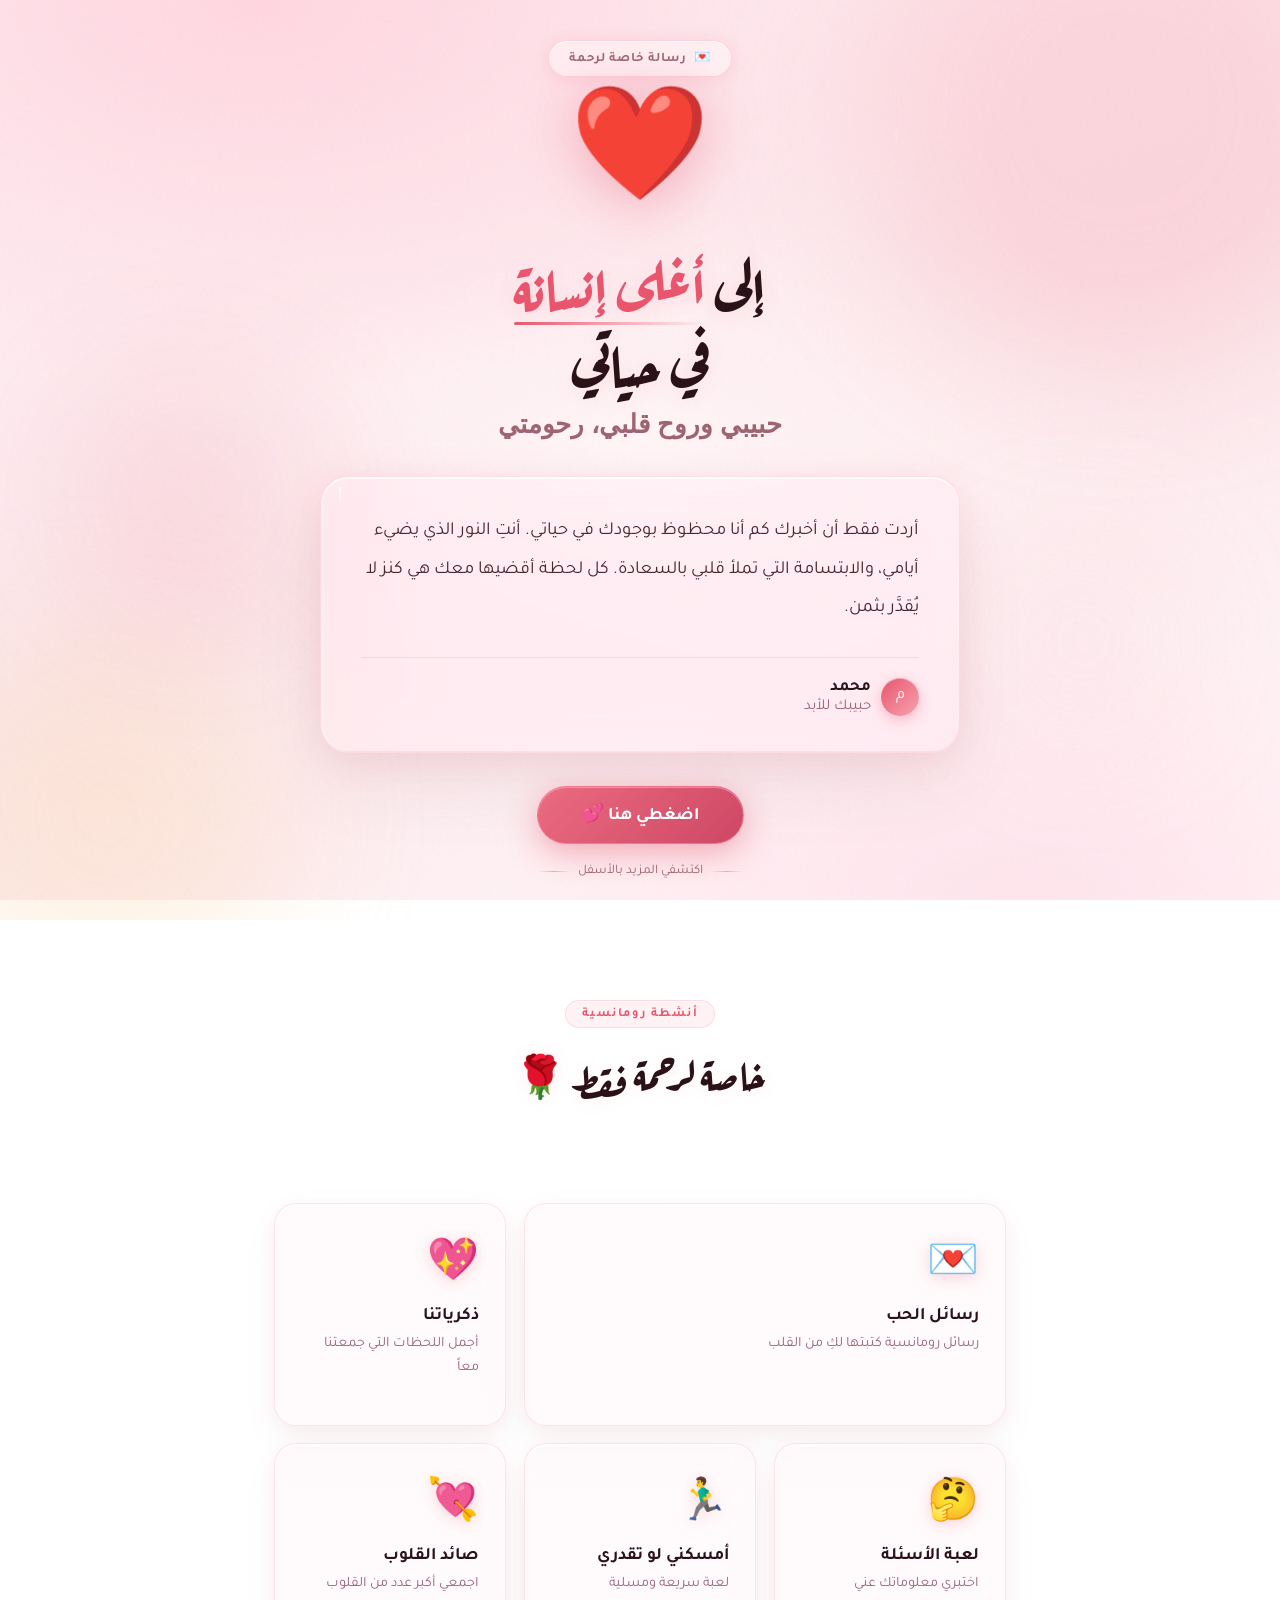
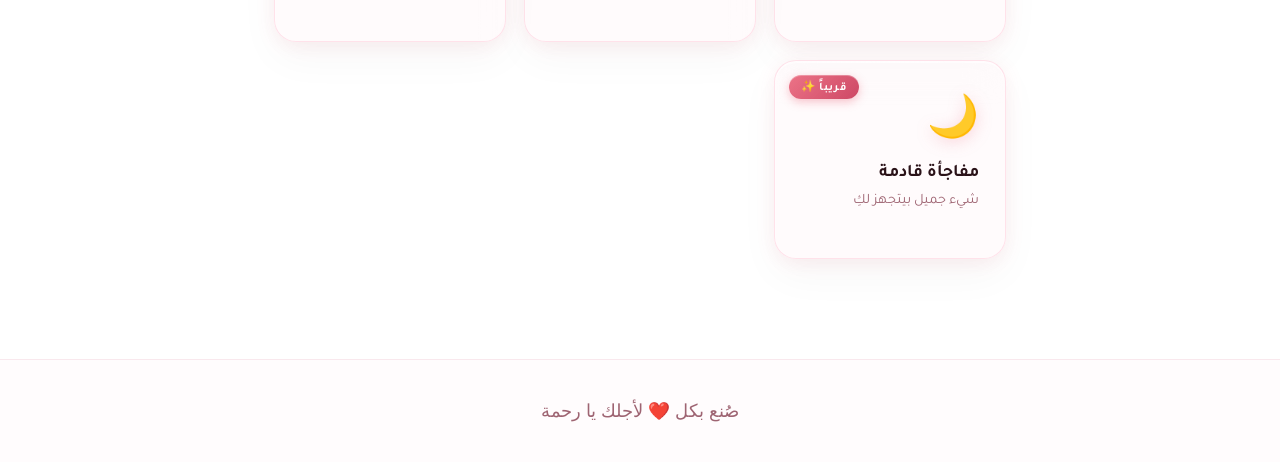
<file: index.html>
<!DOCTYPE html>
<html lang="ar" dir="rtl">
<head>
  <meta charset="UTF-8" />
  <meta name="viewport" content="width=device-width, initial-scale=1.0" />
  <title>إلى حبيبي رحمة ❤️</title>
  <meta name="description" content="موقع رومانسي خاص لرحمة من محمد — رسائل حب، ذكريات، وألعاب مميزة" />
  <meta name="robots" content="noindex, nofollow" />
  <meta property="og:title" content="إلى حبيبي رحمة ❤️" />
  <meta property="og:description" content="موقع رومانسي خاص لرحمة من محمد — رسائل حب، ذكريات، وألعاب مميزة" />
  <meta property="og:type" content="website" />
  <link rel="icon" type="image/x-icon" href="ico/home.ico" />
  <link rel="preconnect" href="https://fonts.googleapis.com" />
  <link rel="preconnect" href="https://fonts.gstatic.com" crossorigin />
  <link href="https://fonts.googleapis.com/css2?family=Tajawal:wght@300;400;700;900&family=Aref+Ruqaa:wght@400;700&family=Dancing+Script:wght@600;700&display=swap" rel="stylesheet" />
  <link rel="stylesheet" href="assets/css/style.css" />
  <style>
    .activity-grid { display: grid; grid-template-columns: repeat(auto-fit, minmax(200px, 1fr)); gap: 18px; margin-top: 40px; }
    .activity-card--wide { grid-column: span 2; }
    @media (max-width: 480px) { .activity-card--wide { grid-column: span 1; } }
    .activity-card.coming-soon { opacity: .72; cursor: not-allowed; }
    .activity-card.coming-soon:hover { transform: none; box-shadow: inset 0 2px 0 rgba(255,255,255,.62), inset 1px 0 0 rgba(255,255,255,.3), 0 4px 20px rgba(232,85,109,.09), 0 16px 40px rgba(42,18,24,.04); border-color: var(--glass-border); background: var(--glass-bg); }
    .activity-card.coming-soon:hover .card-icon { transform: none; filter: drop-shadow(0 3px 8px rgba(232,85,109,.25)); }
    .coming-soon-badge {
      position: absolute; top: 14px; left: 14px;
      background: linear-gradient(135deg, rgba(232,85,109,.82), rgba(200,53,85,.9));
      color: white; font-size: .72rem; font-weight: 700; letter-spacing: .06em;
      padding: 4px 12px; border-radius: 99px;
      box-shadow: inset 0 1px 0 rgba(255,255,255,.28), 0 3px 10px rgba(232,85,109,.35);
    }
  </style>
</head>
<body>
  <div id="custom-cursor"></div>
  <div id="cursor-trail"></div>

  <section class="hero">
    <div class="blob blob-1"></div><div class="blob blob-2"></div>
    <div class="blob blob-3"></div><div class="blob blob-4"></div>
    <div class="badge">💌 &nbsp;رسالة خاصة لرحمة</div>
    <div class="hero-heart">❤️</div>
    <h1 class="hero-heading">إلى <span>أغلى إنسانة</span><br/>في حياتي</h1>
    <p class="hero-sub">حبيبي وروح قلبي، رحومتي</p>
    <div class="letter-card">
      <span class="shine"></span><span class="drop"></span>
      <p class="letter-text">أردت فقط أن أخبرك كم أنا محظوظ بوجودك في حياتي. أنتِ النور الذي يضيء أيامي، والابتسامة التي تملأ قلبي بالسعادة. كل لحظة أقضيها معك هي كنز لا يُقدَّر بثمن.</p>
      <div class="letter-sig">
        <div class="sig-dot">م</div>
        <div class="sig-text"><strong>محمد</strong> حبيبك للأبد</div>
      </div>
    </div>
    <button class="celebrate-btn" id="celebrate-btn">اضغطي هنا 💕</button>
    <div class="scroll-hint">اكتشفي المزيد بالأسفل</div>
  </section>

  <div class="section-header">
    <div class="section-label">أنشطة رومانسية</div>
    <h2 class="section-title">خاصة لرحمة فقط 🌹</h2>
  </div>

  <section class="activities-section">
    <div class="activity-grid">
      <a href="pages/messages.html" class="activity-card activity-card--wide" data-animate>
        <span class="card-icon">💌</span>
        <div class="card-title">رسائل الحب</div>
        <div class="card-desc">رسائل رومانسية كتبتها لكِ من القلب</div>
        <div class="card-arrow">← اقرئي</div>
      </a>
      <a href="pages/memories.html" class="activity-card" data-animate>
        <span class="card-icon">💖</span>
        <div class="card-title">ذكرياتنا</div>
        <div class="card-desc">أجمل اللحظات التي جمعتنا معاً</div>
        <div class="card-arrow">← استعيدي</div>
      </a>
      <a href="games/quiz.html" class="activity-card" data-animate>
        <span class="card-icon">🤔</span>
        <div class="card-title">لعبة الأسئلة</div>
        <div class="card-desc">اختبري معلوماتك عني</div>
        <div class="card-arrow">← العبي</div>
      </a>
      <a href="games/catch-me.html" class="activity-card" data-animate>
        <span class="card-icon">🏃‍♂️</span>
        <div class="card-title">أمسكني لو تقدري</div>
        <div class="card-desc">لعبة سريعة ومسلية</div>
        <div class="card-arrow">← تحدي</div>
      </a>
      <a href="games/heart-catcher.html" class="activity-card" data-animate>
        <span class="card-icon">💘</span>
        <div class="card-title">صائد القلوب</div>
        <div class="card-desc">اجمعي أكبر عدد من القلوب</div>
        <div class="card-arrow">← اجمعي</div>
      </a>
      <a href="404.html" class="activity-card coming-soon" data-animate>
        <span class="coming-soon-badge">قريباً ✨</span>
        <span class="card-icon">🌙</span>
        <div class="card-title">مفاجأة قادمة</div>
        <div class="card-desc">شيء جميل بيتجهز لكِ</div>
      </a>
    </div>
  </section>

  <footer>صُنع بكل <span>❤️</span> لأجلك يا رحمة</footer>

<script src="assets/js/config.js"></script>
<script src="assets/js/components/toast.js"></script>
<script src="assets/js/components/floating-hearts.js"></script>
<script src="assets/js/components/cursor.js"></script>
<script src="assets/js/app.js"></script>
</body>
</html>
</file>
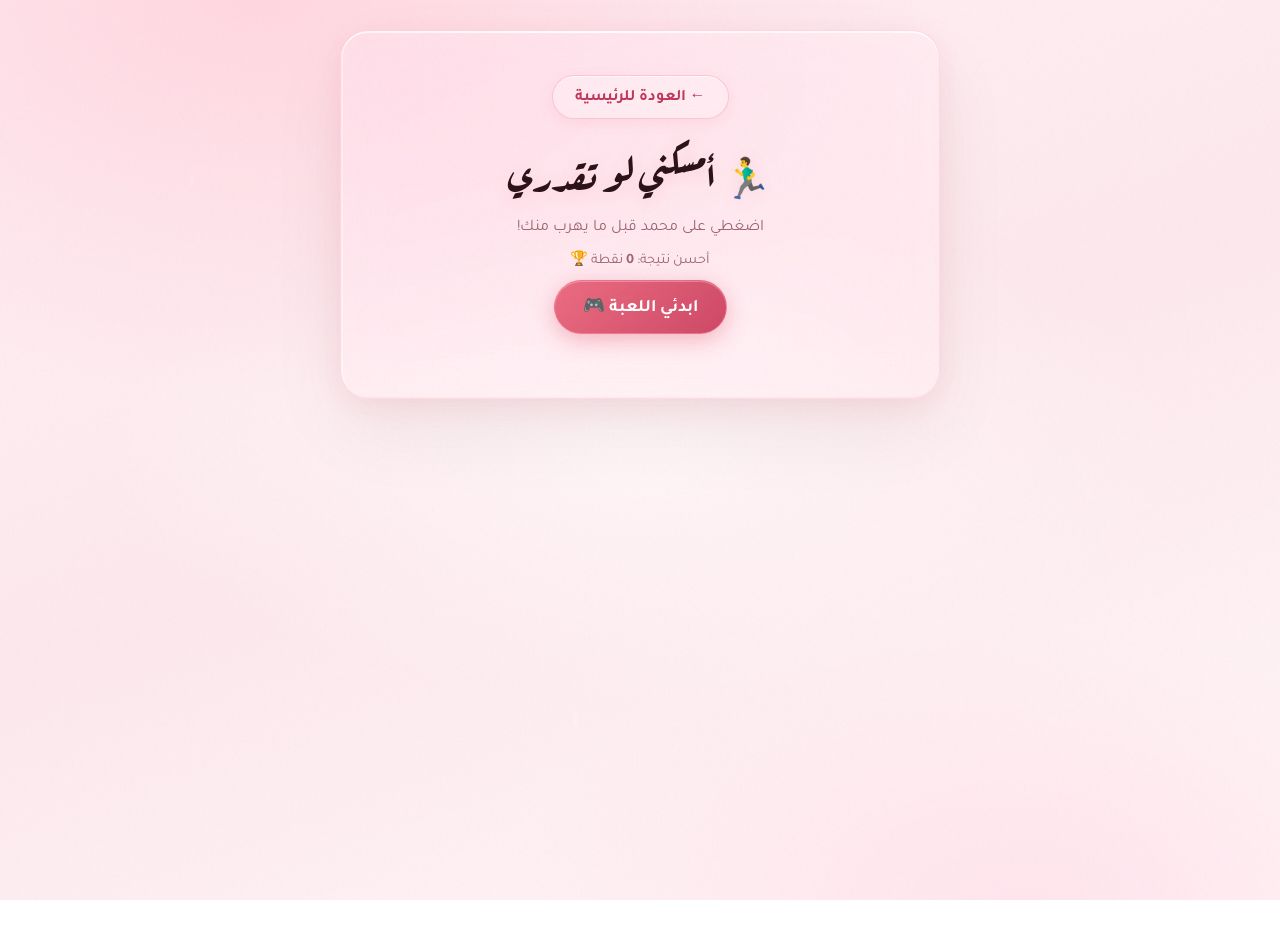
<file: games/catch-me.html>
<!DOCTYPE html>
<html lang="ar" dir="rtl">
<head>
  <meta charset="UTF-8">
  <meta name="viewport" content="width=device-width, initial-scale=1.0, maximum-scale=1.0, user-scalable=no">
  <title>أمسكني لو تقدري 🏃‍♂️ — رحمة</title>
  <meta name="description" content="لعبة سريعة ومسلية — اضغطي على محمد قبل ما يهرب منك!" />
  <meta name="robots" content="noindex, nofollow" />
  <link rel="icon" type="image/x-icon" href="../ico/quiz.ico" />
  <link href="https://fonts.googleapis.com/css2?family=Cairo:wght@400;700&display=swap" rel="stylesheet">
  <link rel="stylesheet" href="../assets/css/style.css">
  <style>
    #game-area { position:relative;width:100%;height:280px;background:rgba(255,240,245,.6);border:2px solid rgba(232,85,109,.2);border-radius:16px;overflow:hidden;touch-action:none; }
    #mohamed-target { position:absolute;cursor:pointer;font-size:2.5rem;transition:transform .2s ease;user-select:none; }
    .game-stats { display:flex;justify-content:space-between;padding:10px 4px;font-weight:700;font-size:1.1rem;color:var(--rose,#e8556d); }
    #catch-high-score-row { text-align:center;font-size:.9rem;color:var(--muted);margin-bottom:10px; }
  </style>
</head>
<body>
  <div id="custom-cursor"></div>
  <div id="cursor-trail"></div>
  <div class="container">
    <a href="../index.html" class="back-btn">← العودة للرئيسية</a>
    <h1>🏃‍♂️ أمسكني لو تقدري</h1>
    <p style="text-align:center;color:var(--muted);margin-bottom:12px;">اضغطي على محمد قبل ما يهرب منك!</p>
    <div id="catch-high-score-row">أحسن نتيجة: <strong id="catch-high-score">0</strong> نقطة 🏆</div>

    <button id="start-catch-game-btn" class="game-btn" style="display:block;margin:0 auto 20px;">ابدئي اللعبة 🎮</button>

    <div id="catch-me-game" class="hidden">
      <div class="game-stats">
        <span>النقاط: <strong id="game-score">0</strong></span>
        <span>الوقت: <strong id="game-timer">15</strong>s</span>
      </div>
      <div id="game-area">
        <div id="mohamed-target">😄</div>
      </div>
    </div>
  </div>

  <script src="../assets/js/components/toast.js"></script>
  <script src="../assets/js/components/floating-hearts.js"></script>
  <script src="../assets/js/components/cursor.js"></script>
  <script src="../assets/js/app.js"></script>
  <script src="../assets/js/components/catch-me.js"></script>
</body>
</html>
</file>
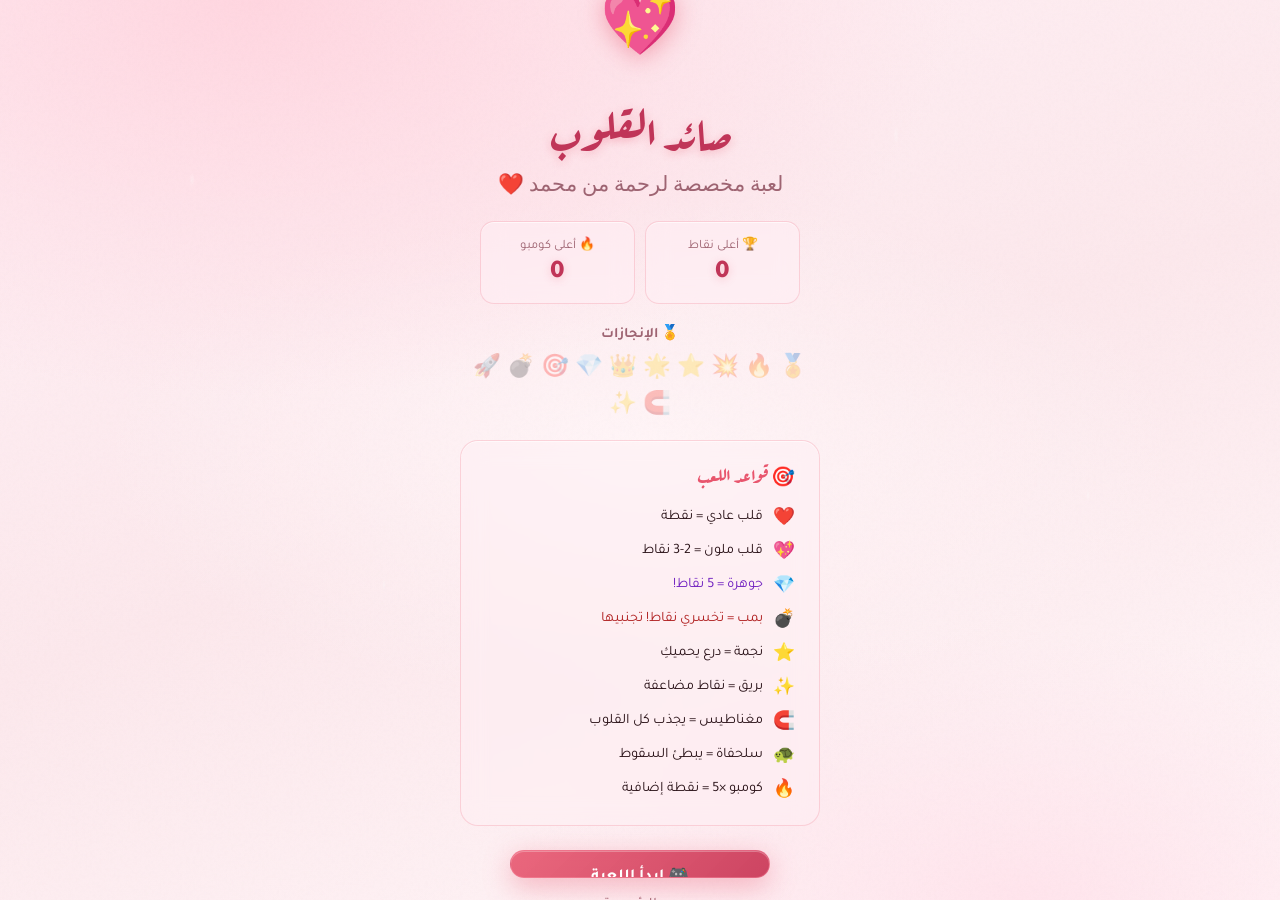
<file: games/heart-catcher.html>
<!DOCTYPE html>
<html lang="ar" dir="rtl">

<head>
    <meta charset="UTF-8">
    <meta name="viewport" content="width=device-width, initial-scale=1.0, maximum-scale=1.0, user-scalable=no">
    <title>صائد القلوب 💘 — رحمة</title>
    <meta name="description" content="اجمعي أكبر عدد من القلوب في هذه اللعبة الرومانسية المميزة" />
    <meta name="robots" content="noindex, nofollow" />
    <link rel="icon" type="image/x-icon" href="../ico/romance.ico" />
    <link href="https://fonts.googleapis.com/css2?family=Tajawal:wght@400;700;900&family=Aref+Ruqaa:wght@400;700&family=Dancing+Script:wght@600&display=swap" rel="stylesheet">
    <link rel="stylesheet" href="../assets/css/style.css">
    <link rel="stylesheet" href="../assets/css/heart-catcher.css">
</head>

<body>

    <div id="custom-cursor"></div>
    <div id="cursor-trail"></div>

    <div id="game-wrap">

        <!-- ══════════════════════════════════════════
             MENU
        ═══════════════════════════════════════════ -->
        <div id="menu">
            <span class="logo-heart">💖</span>
            <h1>صائد القلوب</h1>
            <p class="sub">لعبة مخصصة لرحمة من محمد ❤️</p>

            <!-- Stats -->
            <div class="stats-grid">
                <div class="stat-card">
                    <span class="stat-label">🏆 أعلى نقاط</span>
                    <span class="stat-value" id="menu-high-score">0</span>
                </div>
                <div class="stat-card">
                    <span class="stat-label">🔥 أعلى كومبو</span>
                    <span class="stat-value" id="menu-max-combo">0</span>
                </div>
            </div>

            <!-- Achievements preview -->
            <div id="menu-achievements">
                <h4>🏅 الإنجازات</h4>
                <div class="menu-ach-grid" id="menu-ach-grid">
                    <!-- Populated by JS -->
                </div>
            </div>

            <!-- Rules -->
            <div class="rules">
                <h3>🎯 قواعد اللعب</h3>
                <div class="rule-row"><span>❤️</span><span>قلب عادي = نقطة</span></div>
                <div class="rule-row"><span>💖</span><span>قلب ملون = 2-3 نقاط</span></div>
                <div class="rule-row gem"><span>💎</span><span>جوهرة = 5 نقاط!</span></div>
                <div class="rule-row danger"><span>💣</span><span>بمب = تخسري نقاط! تجنبيها</span></div>
                <div class="rule-row"><span>⭐</span><span>نجمة = درع يحميكِ</span></div>
                <div class="rule-row"><span>✨</span><span>بريق = نقاط مضاعفة</span></div>
                <div class="rule-row"><span>🧲</span><span>مغناطيس = يجذب كل القلوب</span></div>
                <div class="rule-row"><span>🐢</span><span>سلحفاة = يبطئ السقوط</span></div>
                <div class="rule-row"><span>🔥</span><span>كومبو ×5 = نقطة إضافية</span></div>
            </div>

            <button class="start-btn pbtn">🎮 ابدأ اللعبة</button>
            <a href="../index.html" class="back-link">← الرئيسية</a>
        </div>

        <!-- ══════════════════════════════════════════
             GAME SCREEN
        ═══════════════════════════════════════════ -->
        <div id="game-screen" class="hidden" style="position:absolute;inset:0;">

            <!-- HUD -->
            <div id="hud">
                <div class="hud-side">
                    <div class="hud-pill">🏆 <span id="score-val">0</span></div>
                    <div class="hud-pill">🎯 <span id="level-val">1</span></div>
                </div>
                <div id="timer-ring"><span id="timer-val">60</span></div>
                <div class="hud-side">
                    <div class="hud-pill">🔥 <span id="combo-val">0</span></div>
                    <button id="pause-btn" aria-label="إيقاف مؤقت">⏸️</button>
                </div>
            </div>

            <!-- Wave label -->
            <div id="wave-label"></div>

            <!-- Arena (hearts fall here) -->
            <div id="arena"></div>

            <!-- Power Bar (active power-ups) -->
            <div id="power-bar"></div>

            <!-- Progress bar -->
            <div id="prog-wrap">
                <div id="prog-label">0 قلب</div>
                <div id="prog-track">
                    <div id="prog-fill"></div>
                </div>
            </div>

            <!-- Touch hint -->
            <div id="touch-hint">👆 المسي القلوب قبل ما تطير! 💣 تجنبي البمب!</div>

        </div>

        <!-- ══════════════════════════════════════════
             RESULT BOX
        ═══════════════════════════════════════════ -->
        <div id="result-box" class="hidden">
            <h2>🎉 انتهت اللعبة!</h2>

            <div id="res-new-record" class="hidden">🏆 رقم قياسي جديد!</div>

            <!-- Stats grid -->
            <div class="result-stats">
                <div class="result-stat-item">
                    <span class="result-stat-label">النقاط</span>
                    <span class="result-stat-value" id="res-score">0</span>
                </div>
                <div class="result-stat-item">
                    <span class="result-stat-label">القلوب</span>
                    <span class="result-stat-value" id="res-caught">0</span>
                </div>
                <div class="result-stat-item">
                    <span class="result-stat-label">فاتت</span>
                    <span class="result-stat-value" id="res-missed">0</span>
                </div>
                <div class="result-stat-item">
                    <span class="result-stat-label">أعلى كومبو</span>
                    <span class="result-stat-value" id="res-combo">0x</span>
                </div>
            </div>

            <!-- Achievements earned this round -->
            <div id="res-achievements"></div>

            <div class="result-msg" id="res-msg"></div>

            <div class="result-btns">
                <button class="pbtn" id="play-again-btn">🔄 مرة تانية</button>
                <button class="pbtn ghost" id="home-btn">🏠 القائمة</button>
            </div>
        </div>

        <!-- ══════════════════════════════════════════
             PAUSE OVERLAY
        ═══════════════════════════════════════════ -->
        <div id="pause-overlay" class="hidden">
            <div id="pause-box">
                <h2>⏸️ متوقف</h2>
                <div class="pause-stats">
                    <div class="pause-stat">النقاط: <strong id="p-score">0</strong></div>
                    <div class="pause-stat">المستوى: <strong id="p-level">1</strong></div>
                    <div class="pause-stat">الكومبو: <strong id="p-combo">0</strong></div>
                </div>
                <div class="pbtn-row">
                    <button class="pbtn" id="resume-btn">▶️ متابعة</button>
                    <button class="pbtn" id="restart-btn">🔄 إعادة</button>
                    <button class="pbtn ghost" id="quit-btn">🚪 خروج</button>
                </div>
            </div>
        </div>

    </div><!-- #game-wrap -->

    <script src="../assets/js/components/cursor.js"></script>
    <script src="../assets/js/heart-catcher.js"></script>

    <!-- Achievements grid population -->
    <script>
    document.addEventListener('DOMContentLoaded', () => {
        // نرسم الإنجازات في المينيو
        const grid = document.getElementById('menu-ach-grid');
        if (!grid) return;
        const unlocked = new Set(
            (localStorage.getItem('hc_achievements') || '').split(',').filter(Boolean)
        );
        const ACHIEVEMENTS = [
            { id:'first_catch', icon:'🏅', title:'أول قلب' },
            { id:'combo_5',     icon:'🔥', title:'كومبو ×5' },
            { id:'combo_10',    icon:'💥', title:'كومبو ×10' },
            { id:'score_25',    icon:'⭐', title:'25 نقطة' },
            { id:'score_50',    icon:'🌟', title:'50 نقطة' },
            { id:'score_100',   icon:'👑', title:'100 نقطة' },
            { id:'gem_catch',   icon:'💎', title:'صيادة جواهر' },
            { id:'no_miss',     icon:'🎯', title:'لا تفوتيها' },
            { id:'bomb_dodge',  icon:'💣', title:'هربتي!' },
            { id:'level_5',     icon:'🚀', title:'مستوى 5' },
            { id:'magnet_use',  icon:'🧲', title:'مغناطيس' },
            { id:'power_collector', icon:'✨', title:'جامعة قوة' },
        ];
        grid.innerHTML = ACHIEVEMENTS.map(a => `
            <div class="menu-ach-item ${unlocked.has(a.id) ? 'unlocked' : ''}">
                ${a.icon}
                <div class="ach-tooltip">${a.title}</div>
            </div>
        `).join('');
    });
    </script>

</body>
</html>
</file>
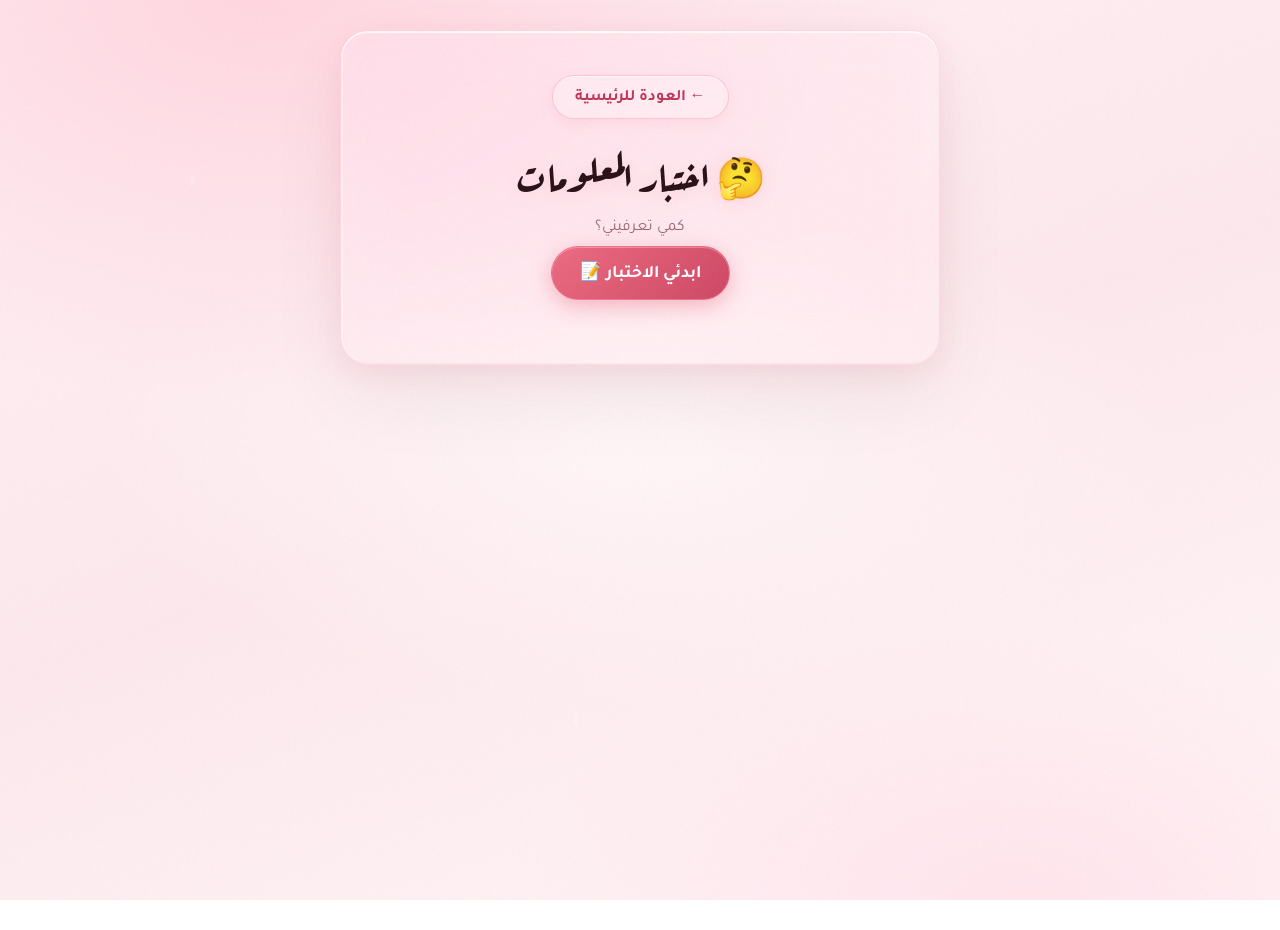
<file: games/quiz.html>
<!DOCTYPE html>
<html lang="ar" dir="rtl">
<head>
  <meta charset="UTF-8">
  <meta name="viewport" content="width=device-width, initial-scale=1.0">
  <title>لعبة الأسئلة 🤔 — رحمة</title>
  <meta name="description" content="اختبري معلوماتكِ عن محمد في هذا الكويز الرومانسي" />
  <meta name="robots" content="noindex, nofollow" />
  <link rel="icon" type="image/x-icon" href="../ico/quiz.ico" />
  <link href="https://fonts.googleapis.com/css2?family=Cairo:wght@400;700&family=Tajawal:wght@400;700;900&display=swap" rel="stylesheet">
  <link rel="stylesheet" href="../assets/css/style.css">
</head>
<body>
  <div id="custom-cursor"></div>
  <div id="cursor-trail"></div>
  <div class="container">
    <a href="../index.html" class="back-btn">← العودة للرئيسية</a>
    <h1>🤔 اختبار المعلومات</h1>
    <p style="text-align:center;color:var(--muted);margin-bottom:8px;">كمي تعرفيني؟</p>
    <p id="quiz-best-score" style="display:none;text-align:center;color:var(--rose);font-weight:700;margin-bottom:12px;"></p>

    <button id="start-quiz-btn" class="game-btn" style="display:block;margin:0 auto 20px;">ابدئي الاختبار 📝</button>
    <div id="quiz-content" class="hidden"></div>
  </div>

  <script src="../assets/js/components/toast.js"></script>
  <script src="../assets/js/components/floating-hearts.js"></script>
  <script src="../assets/js/components/cursor.js"></script>
  <script src="../assets/js/app.js"></script>
  <script src="../assets/js/components/quiz.js"></script>
</body>
</html>
</file>
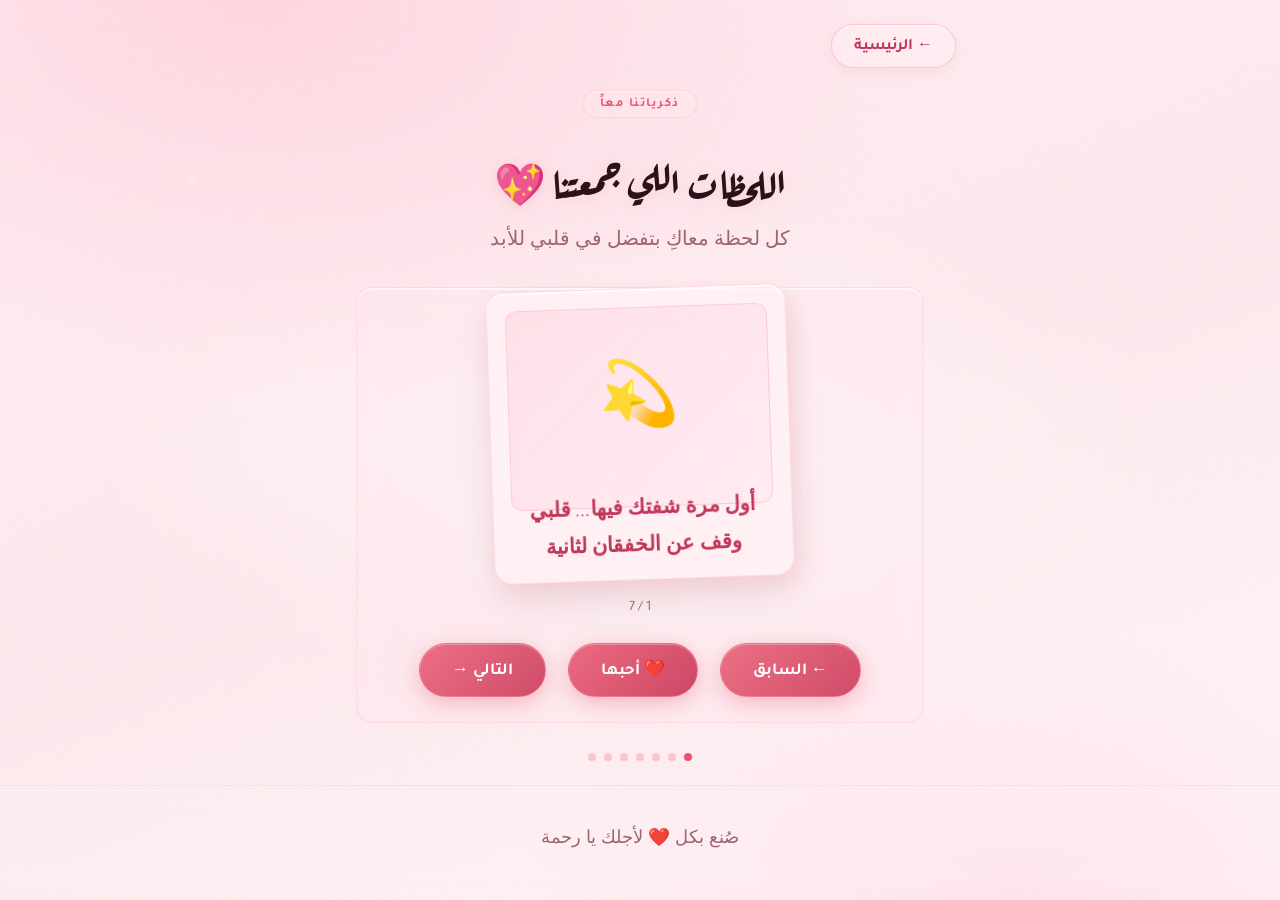
<file: pages/memories.html>
<!DOCTYPE html>
<html lang="ar" dir="rtl">
<head>
  <meta charset="UTF-8" />
  <meta name="viewport" content="width=device-width, initial-scale=1.0" />
  <title>ذكرياتنا 💖 — رحمة</title>
  <meta name="description" content="أجمل اللحظات التي جمعت محمد ورحمة معاً" />
  <meta name="robots" content="noindex, nofollow" />
  <meta property="og:title" content="ذكرياتنا 💖 — رحمة" />
  <meta property="og:description" content="أجمل اللحظات التي جمعت محمد ورحمة معاً" />
  <link rel="icon" type="image/x-icon" href="../ico/romance.ico" />
  <link rel="preconnect" href="https://fonts.googleapis.com" />
  <link rel="preconnect" href="https://fonts.gstatic.com" crossorigin />
  <link href="https://fonts.googleapis.com/css2?family=Tajawal:wght@300;400;700;900&family=Aref+Ruqaa:wght@400;700&family=Dancing+Script:wght@600;700&display=swap" rel="stylesheet" />
  <link rel="stylesheet" href="../assets/css/style.css" />
</head>
<body>
  <div id="custom-cursor"></div>
  <div id="cursor-trail"></div>

  <div style="padding: 24px; max-width: 680px; margin: 0 auto; position: relative; z-index: 1;">

    <a href="../index.html" class="back-btn">← الرئيسية</a>

    <div style="text-align:center; margin-bottom: 36px;">
      <div class="section-label">ذكرياتنا معاً</div>
      <h1 style="font-family:'Aref Ruqaa',serif; font-size: clamp(1.8rem,5vw,2.6rem); color: var(--ink); margin-top: 12px;">
        اللحظات اللي جمعتنا 💖
      </h1>
      <p style="font-family:'Dancing Script',cursive; font-size:1.25rem; color: var(--muted); margin-top:8px;">
        كل لحظة معاكِ بتفضل في قلبي للأبد
      </p>
    </div>

    <!-- Memory Card -->
    <div id="memory-lane-container" class="container" style="padding: 0; overflow: visible; transform: none; opacity: 1; animation: none;">
      <div class="memory-card" id="memory-card-wrap">
        <div class="memory-img-placeholder" id="memory-emoji-wrap">
          <span id="memory-emoji" style="font-size:4rem;">💫</span>
        </div>
        <div class="memory-caption" id="memory-caption-text">
          أول مرة شفتك فيها... قلبي وقف عن الخفقان لثانية
        </div>
      </div>

      <!-- Counter -->
      <div style="text-align:center; margin-top: 16px; color: var(--muted); font-size:.9rem;">
        <span id="memory-counter">1 / 7</span>
      </div>

      <!-- Navigation -->
      <div class="memory-nav" style="display:flex; gap:12px; justify-content:center; margin-top:16px; padding-bottom:20px; flex-wrap:wrap;">
        <button id="prev-memory-btn" style="min-width:110px;">← السابق</button>
        <button id="like-memory-btn" style="background:linear-gradient(135deg,rgba(232,85,109,0.85),rgba(200,53,85,0.9));">❤️ أحبها</button>
        <button id="next-memory-btn" style="min-width:110px;">التالي →</button>
      </div>
    </div>

    <!-- Dots indicator -->
    <div id="memory-dots" style="display:flex; justify-content:center; gap:8px; margin-top:20px; flex-wrap:wrap;"></div>

  </div>

  <footer>صُنع بكل <span>❤️</span> لأجلك يا رحمة</footer>

  <script src="../assets/js/config.js"></script>
  <script src="../assets/js/components/toast.js"></script>
  <script src="../assets/js/components/floating-hearts.js"></script>
  <script src="../assets/js/components/cursor.js"></script>
  <script src="../assets/js/components/memories.js"></script>
  <script>
    // Dots sync
    document.addEventListener('DOMContentLoaded', () => {
      const dotsWrap = document.getElementById('memory-dots');
      const TOTAL    = 7;
      let active     = 0;

      // build dots
      for (let i = 0; i < TOTAL; i++) {
        const d = document.createElement('div');
        d.style.cssText = `
          width:8px; height:8px; border-radius:50%;
          background: ${i === 0 ? 'var(--rose)' : 'rgba(232,85,109,0.25)'};
          transition: background .3s ease, transform .3s cubic-bezier(.34,1.56,.64,1);
          cursor:pointer;
        `;
        d.addEventListener('click', () => {
          const diff = i - active;
          for (let j = 0; j < Math.abs(diff); j++) {
            const btn = diff > 0
              ? document.getElementById('next-memory-btn')
              : document.getElementById('prev-memory-btn');
            btn?.click();
          }
        });
        dotsWrap.appendChild(d);
      }

      function _syncDots(idx) {
        active = idx;
        dotsWrap.querySelectorAll('div').forEach((d, i) => {
          d.style.background  = i === idx ? 'var(--rose)' : 'rgba(232,85,109,0.25)';
          d.style.transform   = i === idx ? 'scale(1.3)' : 'scale(1)';
        });
      }

      // intercept next/prev to sync dots
      const counter = document.getElementById('memory-counter');
      const observer = new MutationObserver(() => {
        const text = counter?.textContent ?? '1 / 7';
        const idx  = parseInt(text) - 1;
        if (!isNaN(idx)) _syncDots(idx);
      });
      if (counter) observer.observe(counter, { childList: true, characterData: true, subtree: true });
    });
  </script>
</body>
</html>
</file>
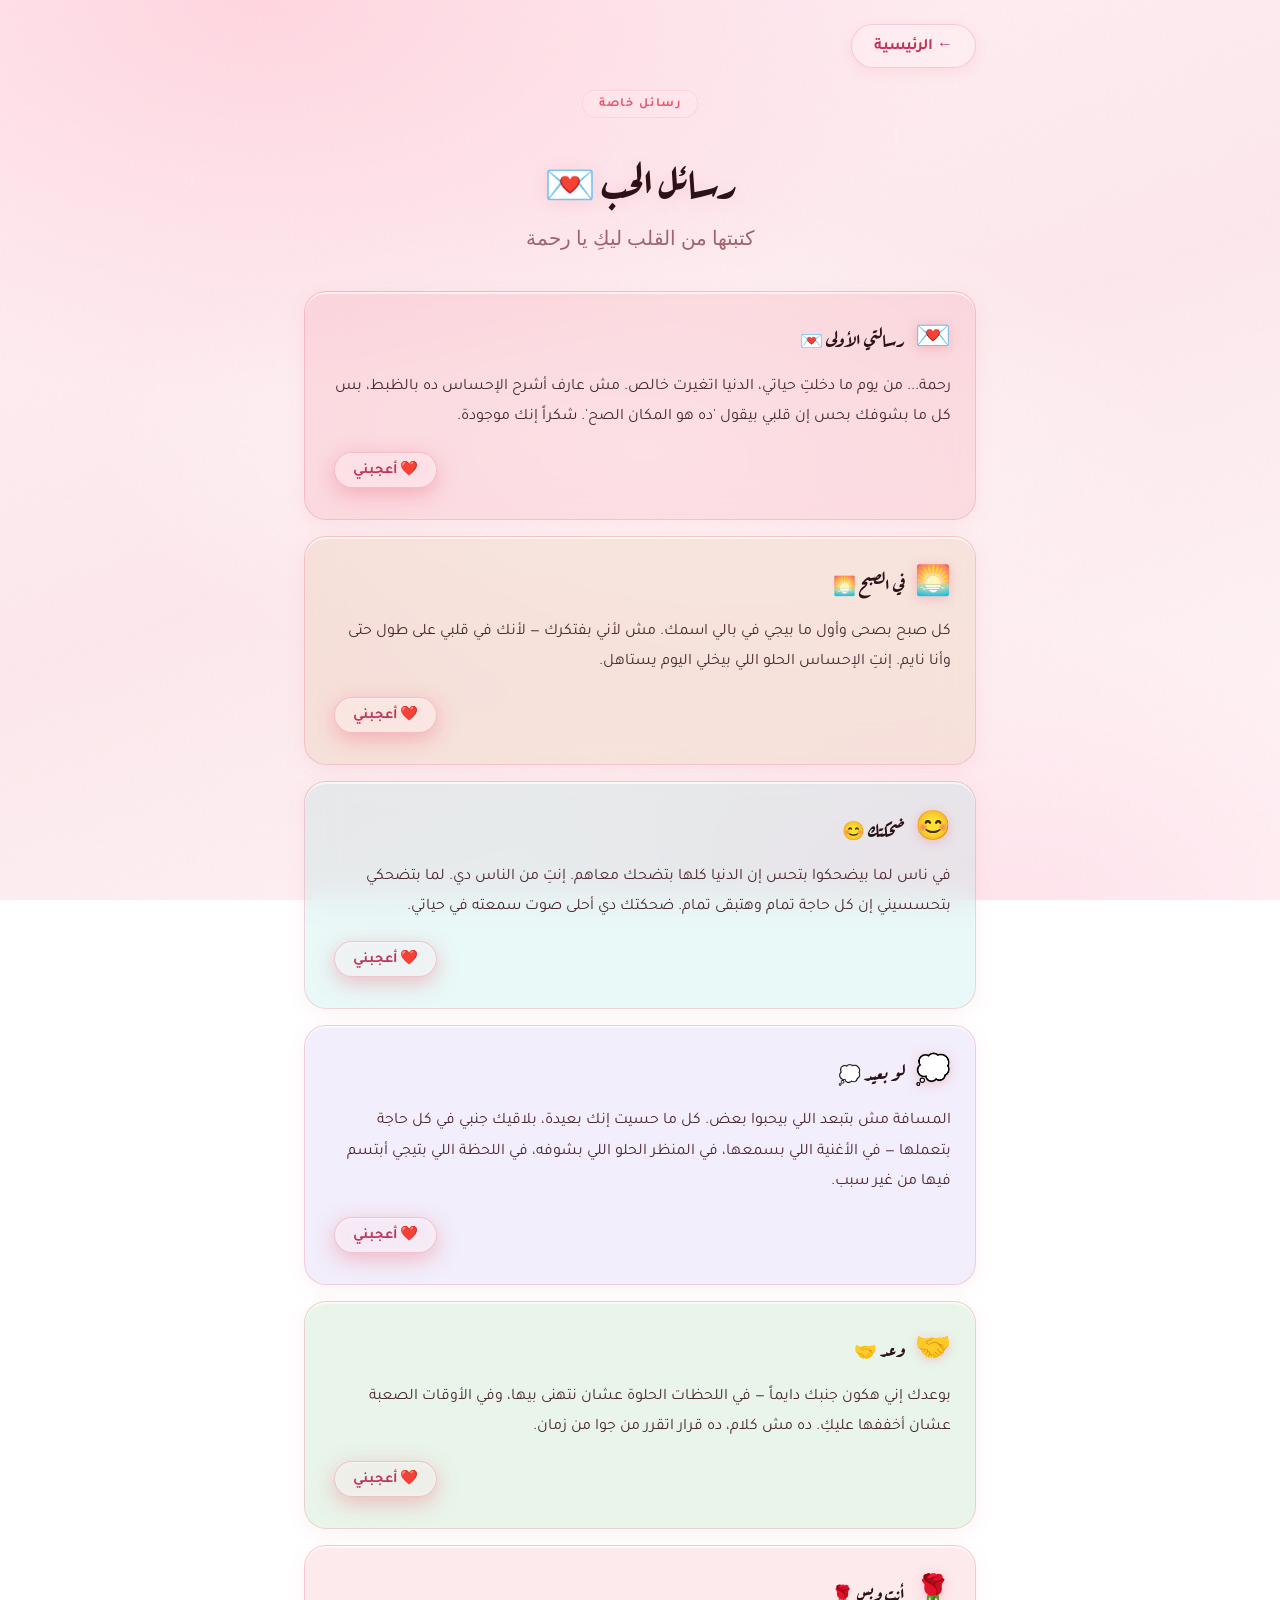
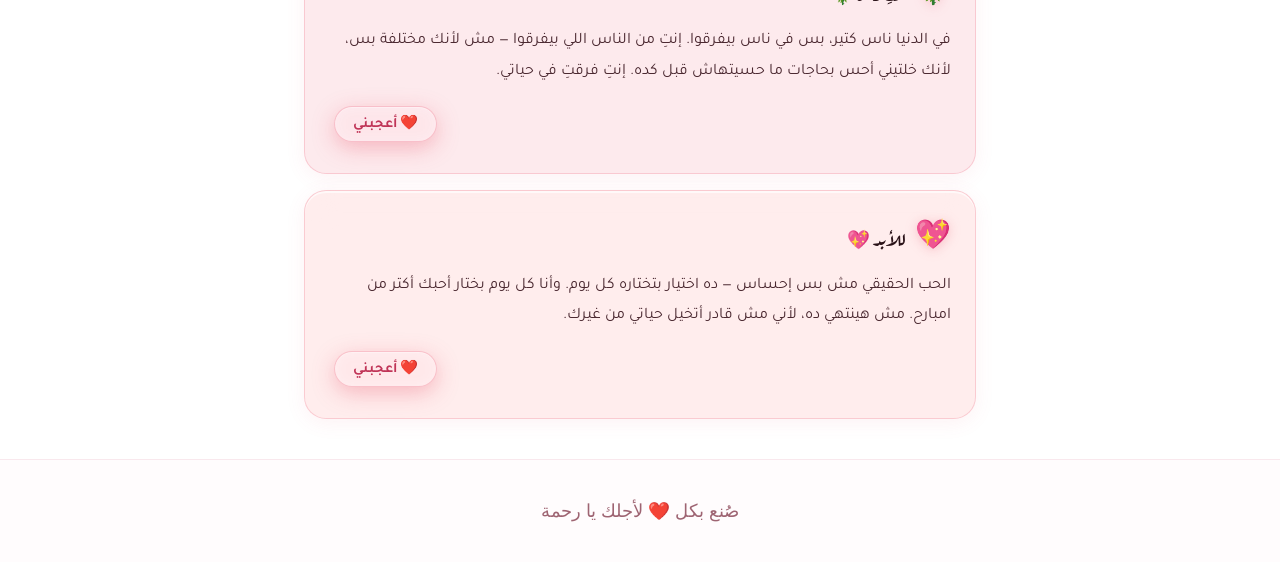
<file: pages/messages.html>
<!DOCTYPE html>
<html lang="ar" dir="rtl">
<head>
  <meta charset="UTF-8" />
  <meta name="viewport" content="width=device-width, initial-scale=1.0" />
  <title>رسائل الحب 💌 — رحمة</title>
  <meta name="description" content="رسائل حب رومانسية كتبها محمد لرحمة من القلب" />
  <meta name="robots" content="noindex, nofollow" />
  <meta property="og:title" content="رسائل الحب 💌 — رحمة" />
  <meta property="og:description" content="رسائل حب رومانسية كتبها محمد لرحمة من القلب" />
  <link rel="icon" type="image/x-icon" href="../ico/message.ico" />
  <link rel="preconnect" href="https://fonts.googleapis.com" />
  <link rel="preconnect" href="https://fonts.gstatic.com" crossorigin />
  <link href="https://fonts.googleapis.com/css2?family=Tajawal:wght@300;400;700;900&family=Aref+Ruqaa:wght@400;700&family=Dancing+Script:wght@600;700&display=swap" rel="stylesheet" />
  <link rel="stylesheet" href="../assets/css/style.css" />
</head>
<body>
  <div id="custom-cursor"></div>
  <div id="cursor-trail"></div>

  <div style="padding: 24px; max-width: 720px; margin: 0 auto; position: relative; z-index: 1;">

    <a href="../index.html" class="back-btn">← الرئيسية</a>

    <div style="text-align:center; margin-bottom: 40px;">
      <div class="section-label">رسائل خاصة</div>
      <h1 style="font-family:'Aref Ruqaa',serif; font-size: clamp(1.8rem,5vw,2.6rem); color: var(--ink); margin-top: 12px;">
        رسائل الحب 💌
      </h1>
      <p style="font-family:'Dancing Script',cursive; font-size:1.25rem; color: var(--muted); margin-top:8px;">
        كتبتها من القلب ليكِ يا رحمة
      </p>
    </div>

    <!-- All message cards rendered by messages.js -->
    <div id="messages-grid"></div>

  </div>

  <footer>صُنع بكل <span>❤️</span> لأجلك يا رحمة</footer>

  <script src="../assets/js/config.js"></script>
  <script src="../assets/js/components/toast.js"></script>
  <script src="../assets/js/components/floating-hearts.js"></script>
  <script src="../assets/js/components/cursor.js"></script>
  <script src="../assets/js/components/messages.js"></script>
</body>
</html>
</file>
<file: assets/css/style.css>
/* ═══════════════════════════════════════════════════
   ROMANTIC WET GLASS — v2 Enhanced
   Smooth transitions · Rich animations · GPU-optimised
   ═══════════════════════════════════════════════════ */

@import url('https://fonts.googleapis.com/css2?family=Tajawal:wght@300;400;700;900&family=Aref+Ruqaa:wght@400;700&family=Dancing+Script:wght@600;700&display=swap');

/* ════════════════════════════════════════════════════
   TOKENS
   ════════════════════════════════════════════════════ */
:root {
  /* colours */
  --rose:          #e8556d;
  --rose-lt:       #f7a3b0;
  --rose-deep:     #c03558;
  --rose-md:       #d4537e;
  --rose-ring:     rgba(232, 85, 109, 0.32);
  --rose-ring-hv:  rgba(232, 85, 109, 0.52);
  --rose-dim:      rgba(232, 85, 109, 0.10);
  --rose-shadow:   rgba(232, 85, 109, 0.45);
  --blush:         #fce8ec;
  --cream:         #fff0f4;
  --ink:           #2a1218;
  --muted:         #9e6472;
  --gold:          #c9914a;
  --wet-drop:      rgba(255, 255, 255, 0.7);

  /* glass */
  --glass-bg:      rgba(255, 240, 245, 0.28);
  --glass-bg-hv:   rgba(255, 240, 245, 0.45);
  --glass-border:  rgba(255, 185, 205, 0.38);
  --glass-border-hv: rgba(232, 85, 109, 0.38);
  --glass-shine:   rgba(255, 255, 255, 0.72);
  --glass-shadow:  rgba(200, 50, 90, 0.14);
  --glass-deep:    rgba(232, 85, 109, 0.18);

  /* easing */
  --spring:        cubic-bezier(.34, 1.56, .64, 1);
  --smooth:        cubic-bezier(.4,  0,    .2,  1);
  --snappy:        cubic-bezier(.25, 0,    .1,  1);
  --bounce:        cubic-bezier(.68, -0.55, .27, 1.55);

  /* timing */
  --t-fast:   .15s;
  --t-base:   .28s;
  --t-slow:   .5s;
  --t-xslow:  .8s;
}

/* ════════════════════════════════════════════════════
   RESET
   ════════════════════════════════════════════════════ */
*, *::before, *::after {
  margin: 0; padding: 0;
  box-sizing: border-box;
  cursor: none !important;
}

html { scroll-behavior: smooth; }

/* ════════════════════════════════════════════════════
   CUSTOM CURSOR
   ════════════════════════════════════════════════════ */
#custom-cursor {
  position: fixed;
  width: 14px; height: 14px;
  background: radial-gradient(circle at 38% 32%, #fff 0%, var(--rose-lt) 45%, var(--rose) 100%);
  border-radius: 50%;
  pointer-events: none;
  z-index: 99999;
  transform: translate(-50%, -50%);
  will-change: left, top;
  box-shadow:
    0 0 0 1.5px var(--rose-ring),
    0 2px 10px var(--rose-shadow),
    inset 0 1px 2px rgba(255,255,255,.9);
  transition:
    width        var(--t-base) var(--spring),
    height       var(--t-base) var(--spring),
    border-radius var(--t-base) var(--smooth),
    box-shadow   .2s var(--smooth),
    opacity      .2s var(--smooth);
  left: -200px; top: -200px;
}

#cursor-trail {
  position: fixed;
  width: 36px; height: 36px;
  border: 1.5px solid var(--rose-ring);
  border-radius: 50%;
  background: var(--rose-dim);
  pointer-events: none;
  z-index: 99998;
  transform: translate(-50%, -50%);
  will-change: left, top;
  transition:
    width        .3s var(--spring),
    height       .3s var(--spring),
    border-color .2s var(--smooth),
    border-width .2s var(--smooth),
    background   .2s var(--smooth),
    opacity      .2s var(--smooth);
  left: -200px; top: -200px;
}

/* — states — */
#custom-cursor.state-hover {
  width: 22px; height: 22px;
  box-shadow:
    0 0 0 2px var(--rose-ring-hv),
    0 4px 16px rgba(232,85,109,.55),
    inset 0 1px 3px rgba(255,255,255,.95);
}
#cursor-trail.state-hover {
  width: 54px; height: 54px;
  border-color: rgba(232,85,109,.48);
  background: rgba(232,85,109,.06);
}
#custom-cursor.state-click {
  width: 8px; height: 8px;
  transition-duration: .08s;
  box-shadow: 0 0 0 3px var(--rose-ring), 0 1px 6px rgba(232,85,109,.6);
}
#cursor-trail.state-click {
  width: 28px; height: 28px;
  border-width: 2px; border-color: var(--rose);
  background: rgba(232,85,109,.14);
  transition-duration: .08s;
}
#custom-cursor.state-drag {
  width: 10px; height: 10px;
  background: var(--rose);
  box-shadow: 0 0 0 2px var(--rose-ring), 0 2px 8px var(--rose-shadow);
}
#cursor-trail.state-drag {
  width: 66px; height: 66px;
  border-color: rgba(232,85,109,.22);
  background: rgba(232,85,109,.04);
}
#custom-cursor.state-text {
  width: 3px; height: 22px;
  border-radius: 2px;
  background: var(--rose);
  box-shadow: 0 0 0 1px var(--rose-ring), 0 0 6px rgba(232,85,109,.35);
}
#cursor-trail.state-text {
  width: 44px; height: 44px;
  border-style: dashed;
  border-color: rgba(232,85,109,.25);
  background: transparent;
}
#custom-cursor.hidden,
#cursor-trail.hidden { opacity: 0; }

/* ════════════════════════════════════════════════════
   GLOBAL BACKGROUND
   ════════════════════════════════════════════════════ */
body {
  font-family: 'Tajawal', sans-serif;
  background:
    radial-gradient(ellipse 100% 80% at 20%   0%, #ffd6e0 0%, transparent 55%),
    radial-gradient(ellipse  80% 60% at 80% 100%, #ffe4ec 0%, transparent 50%),
    radial-gradient(ellipse  60% 40% at 50%  50%, #fff5f7 0%, transparent 70%),
    linear-gradient(160deg, #fff0f5 0%, #fce8ec 50%, #fff6f8 100%);
  background-attachment: fixed;
  color: var(--ink);
  min-height: 100vh;
  overflow-x: hidden;
}

/* wet-glass drops */
body::before {
  content: '';
  position: fixed; inset: 0; z-index: 0;
  pointer-events: none;
  background-image:
    radial-gradient(ellipse 3px  8px at 15% 20%, var(--wet-drop) 0%, transparent 100%),
    radial-gradient(ellipse 2px  6px at 30% 65%, var(--wet-drop) 0%, transparent 100%),
    radial-gradient(ellipse 3px 10px at 70% 15%, var(--wet-drop) 0%, transparent 100%),
    radial-gradient(ellipse 2px  7px at 85% 55%, var(--wet-drop) 0%, transparent 100%),
    radial-gradient(ellipse 4px 12px at 45% 80%, var(--wet-drop) 0%, transparent 100%),
    radial-gradient(ellipse 2px  5px at 60% 40%, var(--wet-drop) 0%, transparent 100%);
  opacity: .42;
  animation: dropShift 18s ease-in-out infinite alternate;
}

/* noise texture */
body::after {
  content: '';
  position: fixed; inset: 0; z-index: 0;
  pointer-events: none;
  background: url("data:image/svg+xml,%3Csvg viewBox='0 0 400 400' xmlns='http://www.w3.org/2000/svg'%3E%3Cfilter id='n'%3E%3CfeTurbulence type='fractalNoise' baseFrequency='0.65' numOctaves='3' stitchTiles='stitch'/%3E%3C/filter%3E%3Crect width='100%25' height='100%25' filter='url(%23n)' opacity='0.03'/%3E%3C/svg%3E");
  opacity: .6;
}

/* celebrate override — triggered by JS class */
@keyframes celebrateBg {
  0%   { background-position: 0%   50%; }
  50%  { background-position: 100% 50%; }
  100% { background-position: 0%   50%; }
}
body.celebrating {
  background:
    linear-gradient(135deg, #ff6b9d, #feca57, #ff9ff3, #e8556d, #ff6b6b) !important;
  background-size: 400% 400% !important;
  background-attachment: fixed !important;
  animation: celebrateBg 3s ease forwards !important;
}

/* ════════════════════════════════════════════════════
   KEYFRAMES LIBRARY
   ════════════════════════════════════════════════════ */
@keyframes dropShift  { from { transform: translateY(0);    } to { transform: translateY(-14px); } }
@keyframes fadeUp     { from { opacity: 0; transform: translateY(22px);  } to { opacity: 1; transform: translateY(0); } }
@keyframes slideUp    { from { opacity: 0; transform: translateY(20px);  } to { opacity: 1; transform: translateY(0); } }
@keyframes fadeIn     { from { opacity: 0; } to { opacity: 1; } }
@keyframes scaleIn    { from { opacity: 0; transform: scale(.88);  } to { opacity: 1; transform: scale(1); } }
@keyframes pulse      { 0%, 100% { transform: scale(1);    } 50% { transform: scale(1.08); } }
@keyframes beat       { 0%, 100% { transform: scale(1);    } 50% { transform: scale(1.15); } }
@keyframes drift      { from { transform: translate(0,0)   scale(1);   } to { transform: translate(25px,35px) scale(1.1); } }
@keyframes floatUp    { 0% { opacity: 1; transform: translateY(0)      rotate(0deg)   scale(1); }
                        100% { opacity: 0; transform: translateY(-90vh) rotate(480deg) scale(.3); } }
@keyframes shimmer    { 0% { left: -100%; } 100% { left: 145%; } }
@keyframes fadeInOut  { 0%, 100% { opacity: 0; } 20%, 80% { opacity: 1; } }
@keyframes sparkle    { 0%   { filter: drop-shadow(0 0 10px rgba(232,85,109,.7))  hue-rotate(0deg);  }
                        100% { filter: drop-shadow(0 0 20px rgba(232,85,109,.95)) hue-rotate(40deg); } }
@keyframes scorePopup { 0%   { opacity: 1; transform: translateY(0)    scale(1);   }
                        100% { opacity: 0; transform: translateY(-60px) scale(1.8); } }
@keyframes powerPulse { 0%, 100% { transform: scale(1)   rotate(0deg);   }
                        50%       { transform: scale(1.2) rotate(180deg); } }
@keyframes ripple     { 0%   { transform: translate(-50%,-50%) scale(0); opacity: .6; }
                        100% { transform: translate(-50%,-50%) scale(3); opacity: 0;  } }
@keyframes slideInRight { from { opacity: 0; transform: translateX(28px); } to { opacity: 1; transform: translateX(0); } }
@keyframes slideInLeft  { from { opacity: 0; transform: translateX(-28px); } to { opacity: 1; transform: translateX(0); } }
@keyframes popIn        { 0%   { opacity: 0; transform: scale(.7);   }
                          70%  { transform: scale(1.07); }
                          100% { opacity: 1; transform: scale(1);    } }
@keyframes glowPulse    { 0%, 100% { box-shadow: 0 0 18px rgba(232,85,109,.28); }
                          50%       { box-shadow: 0 0 38px rgba(232,85,109,.55), 0 0 60px rgba(232,85,109,.22); } }
@keyframes borderGlow   { 0%, 100% { border-color: rgba(255,185,205,.38); }
                          50%       { border-color: rgba(232,85,109,.55); } }

/* ════════════════════════════════════════════════════
   HERO
   ════════════════════════════════════════════════════ */
.hero {
  position: relative; min-height: 100svh;
  display: flex; flex-direction: column;
  align-items: center; justify-content: center;
  padding: 40px 24px; overflow: hidden;
}

/* blobs */
.blob {
  position: absolute; border-radius: 50%;
  filter: blur(72px); opacity: .28; pointer-events: none;
  will-change: transform;
  animation: drift 14s ease-in-out infinite alternate;
}
.blob-1 { width: 520px; height: 520px; background: var(--rose-lt); top: -150px; right: -100px; animation-delay:  0s; }
.blob-2 { width: 370px; height: 370px; background: #fbd3a5;        bottom: -80px; left: -80px;  animation-delay: -5s; }
.blob-3 { width: 260px; height: 260px; background: var(--rose);    top: 40%; left: 5%;          opacity: .11; animation-delay: -10s; }
.blob-4 { width: 190px; height: 190px; background: #f9c8d5;        bottom: 20%; right: 8%;      opacity: .18; animation-delay: -7s; }

/* badge */
.badge {
  position: relative; z-index: 2;
  display: inline-flex; align-items: center; gap: 8px;
  background: rgba(255,255,255,.42); backdrop-filter: blur(14px);
  border: 1px solid rgba(255,180,195,.5);
  color: var(--muted); font-size: .82rem; font-weight: 700; letter-spacing: .05em;
  padding: 8px 20px; border-radius: 99px; margin-bottom: 32px;
  box-shadow: 0 2px 16px rgba(232,85,109,.14), inset 0 1px 0 rgba(255,255,255,.75);
  opacity: 0; animation: fadeUp .7s .2s forwards;
  transition: transform var(--t-base) var(--spring), box-shadow var(--t-base) var(--smooth);
}
.badge:hover { transform: translateY(-2px); box-shadow: 0 6px 24px rgba(232,85,109,.22), inset 0 1px 0 rgba(255,255,255,.8); }

/* hero heart */
.hero-heart {
  position: relative; z-index: 2;
  font-size: clamp(4rem,12vw,7rem); line-height: 1; margin-bottom: 24px;
  animation: fadeUp .7s .3s forwards, pulse 2.4s 1s ease-in-out infinite;
  opacity: 0;
  filter: drop-shadow(0 8px 28px rgba(232,85,109,.42));
  will-change: transform;
}

/* hero heading */
.hero-heading {
  position: relative; z-index: 2;
  font-family: 'Aref Ruqaa', serif;
  font-size: clamp(2rem,6vw,3.8rem); font-weight: 700; line-height: 1.25;
  text-align: center; color: var(--ink); margin-bottom: 12px;
  opacity: 0; animation: fadeUp .7s .45s forwards;
  text-shadow: 0 2px 22px rgba(232,85,109,.12);
}
.hero-heading span {
  color: var(--rose); position: relative;
  display: inline-block;
  transition: color var(--t-base) var(--smooth);
}
.hero-heading span::after {
  content: ''; position: absolute; bottom: -4px; left: 0; right: 0;
  height: 3px;
  background: linear-gradient(90deg, var(--rose), var(--rose-lt), transparent);
  border-radius: 4px;
  transform: scaleX(0); transform-origin: right;
  animation: underlineReveal .7s .9s forwards var(--smooth);
}
@keyframes underlineReveal { to { transform: scaleX(1); transform-origin: left; } }

/* hero sub */
.hero-sub {
  position: relative; z-index: 2;
  font-family: 'Dancing Script', cursive;
  font-size: clamp(1.2rem,3.5vw,1.6rem); color: var(--muted); font-weight: 600;
  text-align: center; margin-bottom: 36px;
  opacity: 0; animation: fadeUp .7s .6s forwards;
}

/* ════════════════════════════════════════════════════
   LETTER CARD
   ════════════════════════════════════════════════════ */
.letter-card {
  position: relative; z-index: 2;
  background: rgba(255,240,245,.35);
  backdrop-filter: blur(22px) saturate(1.8);
  -webkit-backdrop-filter: blur(22px) saturate(1.8);
  border: 1px solid rgba(255,190,210,.42);
  border-radius: 28px; padding: 36px 40px;
  max-width: 640px; width: 100%;
  box-shadow:
    inset 0  2px 0 rgba(255,255,255,.75),
    inset 0 -1px 0 rgba(200,80,100,.07),
    inset 3px 0  0 rgba(255,255,255,.28),
    0  8px 40px rgba(232,85,109,.13),
    0 32px 80px rgba(42,18,24,.06);
  opacity: 0; animation: fadeUp .8s .75s forwards;
  margin-bottom: 28px; overflow: hidden;
  transition: transform var(--t-slow) var(--spring), box-shadow var(--t-slow) var(--smooth);
}
.letter-card:hover {
  transform: translateY(-6px);
  box-shadow:
    inset 0  2px 0 rgba(255,255,255,.82),
    inset 0 -1px 0 rgba(200,80,100,.07),
    inset 3px 0  0 rgba(255,255,255,.3),
    0 20px 60px rgba(232,85,109,.2),
    0 40px 90px rgba(42,18,24,.09);
}
.letter-card::before {
  content: '❝'; position: absolute; top: -18px; right: 30px;
  font-size: 3.5rem; color: var(--rose-lt); line-height: 1; z-index: 3;
  transition: transform var(--t-slow) var(--spring), opacity var(--t-slow) var(--smooth);
}
.letter-card:hover::before { transform: scale(1.1) rotate(-5deg); }

.letter-card .shine {
  position: absolute; top: 0; left: 8%; right: 28%; height: 2px;
  background: linear-gradient(90deg,transparent,rgba(255,255,255,.88),transparent);
}
.letter-card .drop {
  position: absolute; top: 10px; left: 18px; width: 2px; height: 20px;
  background: linear-gradient(180deg,rgba(255,255,255,.88),rgba(255,255,255,0));
  border-radius: 2px; filter: blur(.5px);
}

.letter-text {
  font-size: clamp(.98rem,2.5vw,1.15rem); line-height: 2.1; color: #4a2830; font-weight: 400;
}

.letter-sig {
  display: flex; align-items: center; gap: 10px;
  margin-top: 28px; padding-top: 20px;
  border-top: 1px solid rgba(240,180,195,.42);
}
.sig-dot {
  width: 38px; height: 38px;
  background: linear-gradient(135deg, var(--rose), var(--rose-lt));
  border-radius: 50%; display: flex; align-items: center; justify-content: center;
  color: white; font-size: 1rem; flex-shrink: 0;
  box-shadow: 0 4px 14px rgba(232,85,109,.35), inset 0 1px 0 rgba(255,255,255,.4);
  transition: transform var(--t-base) var(--spring);
}
.letter-sig:hover .sig-dot { transform: scale(1.12) rotate(-8deg); }
.sig-text { font-size: .95rem; color: var(--muted); }
.sig-text strong { display: block; color: var(--ink); font-size: 1.05rem; }

/* ════════════════════════════════════════════════════
   CELEBRATE BUTTON
   ════════════════════════════════════════════════════ */
.celebrate-btn {
  position: relative; z-index: 2;
  display: inline-flex; align-items: center; gap: 10px;
  background: linear-gradient(135deg, rgba(232,85,109,.85), rgba(200,53,85,.9));
  backdrop-filter: blur(12px); color: white;
  border: 1px solid rgba(255,150,170,.48);
  padding: 16px 44px; font-size: 1.1rem;
  font-family: 'Tajawal', sans-serif; font-weight: 700; border-radius: 99px;
  box-shadow: inset 0 1px 0 rgba(255,255,255,.32), 0 8px 32px rgba(232,85,109,.45);
  transition: transform var(--t-base) var(--spring), box-shadow var(--t-base) var(--smooth);
  opacity: 0; animation: fadeUp .7s .95s forwards; margin-bottom: 20px;
  overflow: hidden;
}
.celebrate-btn::after {
  content: '';
  position: absolute; top: 50%; left: 50%;
  width: 0; height: 0;
  background: rgba(255,255,255,.22);
  border-radius: 50%;
  transform: translate(-50%,-50%);
  transition: width .5s var(--smooth), height .5s var(--smooth), opacity .5s var(--smooth);
  opacity: 0; pointer-events: none;
}
.celebrate-btn:hover {
  transform: translateY(-4px) scale(1.02);
  box-shadow: inset 0 1px 0 rgba(255,255,255,.4), 0 16px 44px rgba(232,85,109,.55);
}
.celebrate-btn:active {
  transform: translateY(0) scale(.97);
}
.celebrate-btn:active::after {
  width: 300px; height: 300px; opacity: 0;
  transition-duration: .3s;
}

/* ripple on click */
.btn-ripple {
  position: absolute; border-radius: 50%; pointer-events: none;
  background: rgba(255,255,255,.35);
  animation: ripple .55s var(--smooth) forwards;
}

/* ════════════════════════════════════════════════════
   SCROLL HINT
   ════════════════════════════════════════════════════ */
.scroll-hint {
  position: relative; z-index: 2;
  font-size: .82rem; color: var(--muted);
  display: flex; align-items: center; gap: 8px;
  opacity: 0; animation: fadeUp .6s 1.2s forwards;
}
.scroll-hint::before, .scroll-hint::after {
  content: ''; width: 32px; height: 1px;
  background: linear-gradient(90deg,transparent,var(--rose-lt),transparent);
}

/* ════════════════════════════════════════════════════
   SECTION HEADER
   ════════════════════════════════════════════════════ */
.section-header { text-align: center; padding: 80px 24px 0; position: relative; z-index: 1; }

.section-label {
  display: inline-block; font-size: .78rem; font-weight: 700;
  letter-spacing: .12em; text-transform: uppercase;
  color: var(--rose); background: rgba(255,232,236,.55); backdrop-filter: blur(10px);
  border: 1px solid rgba(255,180,195,.4); padding: 6px 16px; border-radius: 99px;
  margin-bottom: 16px;
  box-shadow: inset 0 1px 0 rgba(255,255,255,.65);
  transition: transform var(--t-base) var(--spring), background var(--t-base) var(--smooth);
}
.section-label:hover { transform: scale(1.04); background: rgba(255,232,236,.72); }

.section-title {
  font-family: 'Aref Ruqaa', serif;
  font-size: clamp(1.6rem,5vw,2.6rem); font-weight: 700; color: var(--ink); line-height: 1.3;
  text-shadow: 0 2px 18px rgba(232,85,109,.10);
}

/* ════════════════════════════════════════════════════
   ACTIVITIES SECTION
   ════════════════════════════════════════════════════ */
.activities-section {
  padding: 40px 24px 100px; max-width: 780px; margin: 0 auto; position: relative; z-index: 1;
}
.activity-grid {
  display: grid;
  grid-template-columns: repeat(auto-fit, minmax(200px, 1fr));
  gap: 18px; margin-top: 40px;
}
.activity-card--wide { grid-column: span 2; }
@media(max-width:480px) { .activity-card--wide { grid-column: span 1; } }

/* ════════════════════════════════════════════════════
   ACTIVITY CARD
   ════════════════════════════════════════════════════ */
.activity-card {
  position: relative;
  background: var(--glass-bg);
  backdrop-filter: blur(18px) saturate(1.6);
  -webkit-backdrop-filter: blur(18px) saturate(1.6);
  border: 1px solid var(--glass-border);
  border-radius: 22px; padding: 30px 26px 44px;
  text-decoration: none; color: var(--ink); overflow: hidden;
  will-change: transform;
  transition:
    transform     var(--t-slow) var(--spring),
    box-shadow    var(--t-base) var(--smooth),
    border-color  var(--t-base) var(--smooth),
    background    var(--t-base) var(--smooth);
  box-shadow:
    inset 0 2px 0 rgba(255,255,255,.62),
    inset 1px 0  0 rgba(255,255,255,.3),
    0  4px 20px rgba(232,85,109,.09),
    0 16px 40px rgba(42,18,24,.04);
}

/* shimmer sweep */
.activity-card::before {
  content: ''; position: absolute; top: 0; left: -100%; width: 55%; height: 100%;
  background: linear-gradient(105deg,transparent,rgba(255,255,255,.22),transparent);
  transition: left var(--t-xslow) var(--smooth);
  border-radius: inherit; pointer-events: none;
}
/* top shine bar */
.activity-card::after {
  content: ''; position: absolute; top: 0; left: 8%; right: 25%; height: 2px;
  background: linear-gradient(90deg,transparent,rgba(255,255,255,.88),transparent);
  border-radius: 0 0 3px 3px; pointer-events: none;
}

.activity-card:hover {
  transform: translateY(-9px) scale(1.012);
  background: var(--glass-bg-hv);
  border-color: var(--glass-border-hv);
  box-shadow:
    inset 0 2px 0 rgba(255,255,255,.78),
    0 18px 52px rgba(232,85,109,.22),
    0 34px 64px rgba(42,18,24,.08);
}
.activity-card:hover::before { left: 145%; }
.activity-card:active { transform: translateY(-3px) scale(.99); transition-duration: .1s; }

.card-icon {
  font-size: 2.6rem; margin-bottom: 14px; display: block;
  transition: transform var(--t-slow) var(--spring), filter var(--t-base) var(--smooth);
  filter: drop-shadow(0 3px 8px rgba(232,85,109,.25));
  will-change: transform;
}
.activity-card:hover .card-icon {
  transform: scale(1.22) rotate(-5deg);
  filter: drop-shadow(0 6px 18px rgba(232,85,109,.42));
}

.card-title {
  font-size: 1.1rem; font-weight: 700; margin-bottom: 6px; color: var(--ink);
  transition: color var(--t-base) var(--smooth);
}
.activity-card:hover .card-title { color: var(--rose-deep); }

.card-desc { font-size: .9rem; color: var(--muted); line-height: 1.65; }

.card-arrow {
  position: absolute; bottom: 20px; left: 20px;
  font-size: .85rem; color: var(--rose);
  opacity: 0; transform: translateX(10px);
  transition: opacity var(--t-base) var(--smooth), transform var(--t-base) var(--spring);
}
.activity-card:hover .card-arrow { opacity: 1; transform: translateX(0); }

/* ════════════════════════════════════════════════════
   SHARED GLASS CONTAINER
   ════════════════════════════════════════════════════ */
.container {
  text-align: center;
  background: var(--glass-bg);
  backdrop-filter: blur(22px) saturate(1.7);
  -webkit-backdrop-filter: blur(22px) saturate(1.7);
  border: 1px solid var(--glass-border);
  padding: 44px 34px; border-radius: 28px;
  box-shadow:
    inset 0  2px 0 rgba(255,255,255,.72),
    inset 0 -1px 0 rgba(200,80,100,.05),
    inset 2px 0  0 rgba(255,255,255,.32),
    0  8px 32px rgba(232,85,109,.11),
    0 32px 80px rgba(42,18,24,.06);
  max-width: 90%; width: 600px; margin: 30px auto;
  transform: translateY(20px); opacity: 0;
  animation: slideUp var(--t-xslow) var(--smooth) forwards;
  position: relative; overflow: hidden;
  transition: box-shadow var(--t-slow) var(--smooth);
}
.container:nth-child(1) { animation-delay: .5s; }
.container:nth-child(2) { animation-delay: .8s; }
.container:hover {
  box-shadow:
    inset 0  2px 0 rgba(255,255,255,.78),
    inset 0 -1px 0 rgba(200,80,100,.05),
    inset 2px 0  0 rgba(255,255,255,.32),
    0 16px 52px rgba(232,85,109,.18),
    0 40px 90px rgba(42,18,24,.08);
}

/* shine bar on containers */
.container::before {
  content: ''; position: absolute; top: 0; left: 10%; right: 30%; height: 2px;
  background: linear-gradient(90deg,transparent,rgba(255,255,255,.88),transparent);
  pointer-events: none;
}

/* ════════════════════════════════════════════════════
   TYPOGRAPHY
   ════════════════════════════════════════════════════ */
.heart {
  font-size: 5rem; margin-bottom: 20px;
  animation: beat 1.2s infinite ease-in-out;
  filter: drop-shadow(0 6px 20px rgba(232,85,109,.4));
  will-change: transform; display: inline-block;
}

h1 { font-family: 'Aref Ruqaa', serif; font-size: 2.5rem; margin-bottom: 15px; color: var(--ink); text-shadow: 0 2px 18px rgba(232,85,109,.14); }
h2 { font-family: 'Aref Ruqaa', serif; font-size: 2rem;   margin-bottom: 25px; color: var(--ink); }
.subtitle  { font-size: 1.3rem;  margin-bottom: 25px; font-weight: 600; color: var(--muted); font-family: 'Dancing Script', cursive; }
.message   { font-size: 1.15rem; line-height: 1.9;    margin-bottom: 30px; color: #4a2830; }
.signature { font-size: 1.45rem; font-weight: bold;   margin-top: 20px;   color: var(--rose); font-family: 'Dancing Script', cursive; }

/* ════════════════════════════════════════════════════
   BUTTONS (global)
   ════════════════════════════════════════════════════ */
button {
  position: relative; overflow: hidden;
  background: linear-gradient(135deg, rgba(232,85,109,.82), rgba(200,53,85,.88));
  backdrop-filter: blur(10px); color: white;
  border: 1px solid rgba(255,150,170,.38);
  padding: 14px 32px; font-size: 1.05rem;
  font-family: 'Tajawal', sans-serif; font-weight: 700; border-radius: 99px;
  will-change: transform;
  transition:
    transform    var(--t-base) var(--spring),
    box-shadow   var(--t-base) var(--smooth),
    background   var(--t-base) var(--smooth);
  box-shadow: inset 0 1px 0 rgba(255,255,255,.28), 0 6px 22px rgba(232,85,109,.36);
  margin: 5px;
}
button:hover {
  transform: translateY(-3px);
  box-shadow: inset 0 1px 0 rgba(255,255,255,.38), 0 12px 36px rgba(232,85,109,.5);
}
button:active { transform: translateY(1px) scale(.97); transition-duration: .08s; }

/* ripple on all buttons */
button .btn-ripple {
  position: absolute; border-radius: 50%; pointer-events: none;
  background: rgba(255,255,255,.3);
  animation: ripple .5s var(--smooth) forwards;
}

/* back button */
.back-btn {
  display: inline-block;
  background: rgba(255,240,245,.4); backdrop-filter: blur(12px);
  color: var(--rose-deep); text-decoration: none; padding: 10px 22px;
  border-radius: 99px; margin-bottom: 22px;
  border: 1px solid rgba(232,85,109,.24);
  box-shadow: inset 0 1px 0 rgba(255,255,255,.65), 0 4px 14px rgba(232,85,109,.10);
  font-weight: 700;
  transition:
    transform    var(--t-base) var(--spring),
    background   var(--t-base) var(--smooth),
    border-color var(--t-base) var(--smooth),
    box-shadow   var(--t-base) var(--smooth);
}
.back-btn:hover {
  background: rgba(255,240,245,.65);
  border-color: rgba(232,85,109,.42);
  transform: translateX(-5px);
  box-shadow: inset 0 1px 0 rgba(255,255,255,.72), 0 8px 24px rgba(232,85,109,.18);
}

/* ════════════════════════════════════════════════════
   MESSAGES PAGE
   ════════════════════════════════════════════════════ */
.messages-container { text-align: center; }

.message-btn {
  display: block; width: 82%; margin: 14px auto;
  background: rgba(255,240,245,.48) !important; backdrop-filter: blur(14px);
  color: var(--rose-deep) !important;
  border: 1px solid rgba(232,85,109,.28) !important; font-size: 1.05rem;
  box-shadow: inset 0 1px 0 rgba(255,255,255,.7), 0 4px 16px rgba(232,85,109,.10) !important;
  transition: transform var(--t-base) var(--spring), background var(--t-base) var(--smooth),
              box-shadow var(--t-base) var(--smooth) !important;
}
.message-btn:hover {
  background: rgba(255,240,245,.72) !important;
  box-shadow: inset 0 1px 0 rgba(255,255,255,.78), 0 10px 30px rgba(232,85,109,.2) !important;
}

.message-display {
  background: rgba(255,230,238,.3); backdrop-filter: blur(16px);
  border: 1px solid rgba(255,180,200,.36); padding: 26px; border-radius: 18px; margin-top: 22px;
  box-shadow: inset 0 2px 0 rgba(255,255,255,.65), 0 4px 20px rgba(232,85,109,.09);
  color: #4a2830; line-height: 1.85; font-size: 1.1rem;
  animation: scaleIn .4s var(--spring);
}

/* ════════════════════════════════════════════════════
   GAME — shared
   ════════════════════════════════════════════════════ */
.game-info { text-align: center; margin-bottom: 30px; }
.game-info p { font-size: 1.15rem; margin-bottom: 20px; color: #4a2830; }

.game-btn {
  background: linear-gradient(135deg, rgba(232,85,109,.85), rgba(200,53,85,.9)) !important;
  backdrop-filter: blur(10px); color: white !important;
  border: 1px solid rgba(255,150,170,.42) !important; padding: 14px 28px; font-size: 1.1rem;
  border-radius: 99px; font-weight: bold;
  box-shadow: inset 0 1px 0 rgba(255,255,255,.28), 0 6px 22px rgba(232,85,109,.38) !important;
  transition: transform var(--t-base) var(--spring), box-shadow var(--t-base) var(--smooth) !important;
}
.game-btn:hover {
  transform: translateY(-3px) !important;
  box-shadow: 0 12px 36px rgba(232,85,109,.5) !important;
}

#game-area {
  position: relative; width: 100%; height: 400px;
  background: rgba(255,230,238,.22); backdrop-filter: blur(12px);
  border: 1px solid rgba(255,180,200,.32); border-radius: 18px; overflow: hidden;
  box-shadow: inset 0 2px 0 rgba(255,255,255,.5);
}
#game-ui { display: flex; justify-content: space-between; align-items: center; margin-bottom: 20px; font-size: 1.15rem; font-weight: 700; color: var(--ink); }

/* ════════════════════════════════════════════════════
   QUIZ
   ════════════════════════════════════════════════════ */
.question { margin-bottom: 28px; animation: fadeIn .35s var(--smooth); }
.question h3 { font-size: 1.4rem; margin-bottom: 20px; color: var(--ink); font-family: 'Aref Ruqaa', serif; }
.options { display: flex; flex-direction: column; gap: 12px; }

.option-btn {
  background: rgba(255,240,245,.44) !important; backdrop-filter: blur(12px);
  color: #4a2830 !important; border: 1px solid rgba(232,85,109,.2) !important;
  padding: 14px !important; border-radius: 14px !important; font-size: 1.05rem !important;
  box-shadow: inset 0 1px 0 rgba(255,255,255,.65), 0 3px 10px rgba(232,85,109,.07) !important;
  transition:
    transform    var(--t-base) var(--spring),
    background   var(--t-base) var(--smooth),
    border-color var(--t-base) var(--smooth),
    box-shadow   var(--t-base) var(--smooth) !important;
}
.option-btn:hover {
  background: rgba(255,228,240,.68) !important;
  border-color: rgba(232,85,109,.38) !important;
  transform: translateX(6px) !important;
  box-shadow: inset 0 1px 0 rgba(255,255,255,.72), 0 6px 18px rgba(232,85,109,.14) !important;
}
.option-btn.correct {
  background: rgba(76,175,80,.28) !important;
  border-color: rgba(76,175,80,.48) !important;
  color: #1a4a1c !important;
  animation: popIn .35s var(--spring);
}
.option-btn.incorrect {
  background: rgba(244,67,54,.22) !important;
  border-color: rgba(244,67,54,.38) !important;
  color: #5a1a1a !important;
  animation: popIn .35s var(--spring);
}

.result { text-align: center; padding: 30px; animation: scaleIn .5s var(--spring); }
.result h3 { font-size: 2rem; margin-bottom: 15px; color: var(--rose); font-family: 'Aref Ruqaa', serif; }
.result p  { font-size: 1.25rem; margin-bottom: 20px; color: #4a2830; }

/* ════════════════════════════════════════════════════
   GAME OVERLAY
   ════════════════════════════════════════════════════ */
.game-overlay {
  position: fixed; inset: 0;
  background: rgba(255,215,225,.12); backdrop-filter: blur(18px) saturate(1.4);
  z-index: 1000; color: var(--ink);
  animation: fadeIn .3s var(--smooth);
}
.game-ui-top {
  position: absolute; top: 20px; left: 20px; right: 20px;
  display: flex; justify-content: space-between; align-items: center;
  font-size: 1.4rem; font-weight: 700; color: var(--ink);
}
.game-ui-top button {
  font-size: .9rem; padding: 9px 18px;
  background: rgba(255,240,245,.42) !important; backdrop-filter: blur(10px);
  color: var(--rose-deep) !important; border: 1px solid rgba(232,85,109,.28) !important;
}

/* ════════════════════════════════════════════════════
   CATCH ME
   ════════════════════════════════════════════════════ */
#mohamed-target {
  position: absolute; width: 80px; height: 80px;
  background: radial-gradient(circle at 35% 35%, rgba(255,200,215,.88), rgba(232,85,109,.82));
  backdrop-filter: blur(8px); border-radius: 50%;
  display: flex; justify-content: center; align-items: center;
  border: 2px solid rgba(255,200,215,.65);
  box-shadow: inset 0 2px 0 rgba(255,255,255,.48), 0 0 20px rgba(232,85,109,.48), 0 0 40px rgba(232,85,109,.22);
  will-change: top, left;
  transition:
    top  .22s var(--spring),
    left .22s var(--spring);
  user-select: none; overflow: hidden;
}
#mohamed-target img { width: 100%; height: 100%; object-fit: cover; border-radius: 50%; }
#mohamed-target:hover {
  transform: scale(1.12);
  box-shadow: inset 0 2px 0 rgba(255,255,255,.55), 0 0 30px rgba(232,85,109,.7), 0 0 60px rgba(232,85,109,.35);
}

/* ════════════════════════════════════════════════════
   GAME BODY / CONTAINER
   ════════════════════════════════════════════════════ */
.game-body {
  margin: 0; padding: 0; font-family: 'Tajawal', sans-serif;
  background:
    radial-gradient(ellipse 80% 60% at 30%   0%, #ffd6e0 0%, transparent 55%),
    radial-gradient(ellipse 60% 50% at 70% 100%, #ffe4ec 0%, transparent 50%),
    linear-gradient(160deg, #fff0f5 0%, #fce8ec 100%);
  background-attachment: fixed;
  overflow: hidden; min-height: 100vh; color: var(--ink);
}
.game-container { position: relative; width: 100vw; height: 100vh; overflow: hidden; }

/* ════════════════════════════════════════════════════
   GAME MENU
   ════════════════════════════════════════════════════ */
.game-menu {
  position: absolute; top: 50%; left: 50%; transform: translate(-50%,-50%);
  text-align: center;
  background: var(--glass-bg); backdrop-filter: blur(26px) saturate(1.8); -webkit-backdrop-filter: blur(26px) saturate(1.8);
  padding: 40px; border-radius: 28px; border: 1px solid var(--glass-border);
  max-width: 500px; width: 92%;
  box-shadow:
    inset 0 2px 0 rgba(255,255,255,.72),
    inset 1px 0  0 rgba(255,255,255,.28),
    0 20px 60px rgba(232,85,109,.17),
    0 40px 80px rgba(42,18,24,.07);
  color: var(--ink);
  animation: scaleIn .55s var(--spring);
}
.game-logo { margin-bottom: 28px; }
.logo-heart { font-size: 4rem; animation: beat 1.5s ease-in-out infinite; margin-bottom: 8px; display: block; will-change: transform; }
.game-menu h1 { font-size: 2.3rem; margin: 10px 0; font-family: 'Aref Ruqaa', serif; color: var(--rose-deep); text-shadow: 0 2px 18px rgba(232,85,109,.2); }
.game-subtitle { font-family: 'Dancing Script', cursive; font-size: 1.3rem; color: var(--muted); margin-bottom: 18px; }

/* stats preview */
.stats-preview { display: grid; grid-template-columns: repeat(3,1fr); gap: 13px; margin: 22px 0; }
.stat-item {
  background: rgba(255,240,245,.44); backdrop-filter: blur(10px);
  border: 1px solid rgba(232,85,109,.18); padding: 14px 10px; border-radius: 16px; text-align: center;
  box-shadow: inset 0 1px 0 rgba(255,255,255,.62);
  transition: transform var(--t-base) var(--spring), border-color var(--t-base) var(--smooth);
}
.stat-item:hover { transform: translateY(-3px); border-color: rgba(232,85,109,.35); }
.stat-label { display: block; font-size: .86rem; color: var(--muted); margin-bottom: 4px; }
.stat-value { display: block; font-size: 1.4rem; font-weight: bold; color: var(--rose); text-shadow: 0 2px 8px rgba(232,85,109,.28); transition: transform var(--t-base) var(--spring); }
.stat-item:hover .stat-value { transform: scale(1.08); }

/* instruction grid */
.instruction-grid { display: grid; grid-template-columns: repeat(2,1fr); gap: 10px; margin: 18px 0; }
.instruction-item {
  background: rgba(255,240,245,.38); backdrop-filter: blur(8px);
  border: 1px solid rgba(232,85,109,.16); padding: 11px; border-radius: 14px;
  display: flex; align-items: center; gap: 9px; font-size: .9rem;
  box-shadow: inset 0 1px 0 rgba(255,255,255,.55); color: #4a2830;
  transition: transform var(--t-base) var(--spring), background var(--t-base) var(--smooth);
}
.instruction-item:hover { transform: translateX(4px); background: rgba(255,240,245,.55); }
.instruction-icon { font-size: 1.4rem; }

/* start button */
.start-game-btn {
  background: linear-gradient(135deg, rgba(232,85,109,.88), rgba(200,53,85,.92));
  backdrop-filter: blur(10px); color: white; border: 1px solid rgba(255,150,170,.38);
  padding: 17px 40px; font-size: 1.2rem; font-weight: bold; border-radius: 99px;
  box-shadow: inset 0 1px 0 rgba(255,255,255,.28), 0 8px 28px rgba(232,85,109,.4);
  margin: 18px 0; display: flex; align-items: center; justify-content: center;
  gap: 10px; width: 100%;
  will-change: transform;
  transition: transform var(--t-base) var(--spring), box-shadow var(--t-base) var(--smooth);
  font-family: 'Tajawal', sans-serif;
  animation: glowPulse 2.5s ease-in-out infinite;
}
.start-game-btn:hover {
  transform: translateY(-3px) scale(1.02);
  box-shadow: inset 0 1px 0 rgba(255,255,255,.38), 0 16px 44px rgba(232,85,109,.55);
  animation-play-state: paused;
}
.btn-icon { font-size: 1.5rem; }

.back-btn-menu {
  display: inline-block; background: rgba(255,240,245,.36); backdrop-filter: blur(10px);
  color: var(--rose-deep); text-decoration: none; padding: 12px 26px; border-radius: 99px;
  margin-top: 14px; border: 1px solid rgba(232,85,109,.26);
  box-shadow: inset 0 1px 0 rgba(255,255,255,.62); font-weight: 700;
  transition: transform var(--t-base) var(--spring), background var(--t-base) var(--smooth);
}
.back-btn-menu:hover { background: rgba(255,240,245,.62); transform: translateX(-5px); }

/* ════════════════════════════════════════════════════
   GAME SCREEN / HUD
   ════════════════════════════════════════════════════ */
.game-screen { position: absolute; inset: 0; }
.game-hud { position: absolute; top: 20px; left: 20px; right: 20px; display: flex; justify-content: space-between; align-items: center; z-index: 100; }
.hud-left, .hud-right { display: flex; flex-direction: column; gap: 10px; }
.hud-center { display: flex; justify-content: center; }

.timer-circle {
  width: 78px; height: 78px; border-radius: 50%;
  background: rgba(255,240,245,.34); backdrop-filter: blur(14px);
  border: 2px solid rgba(232,85,109,.38);
  display: flex; align-items: center; justify-content: center;
  font-size: 1.75rem; font-weight: bold; color: var(--rose-deep);
  box-shadow: inset 0 2px 0 rgba(255,255,255,.65), 0 4px 18px rgba(232,85,109,.22);
  transition: border-color var(--t-base) var(--smooth), box-shadow var(--t-base) var(--smooth);
}
.timer-circle.urgent {
  border-color: var(--rose);
  box-shadow: inset 0 2px 0 rgba(255,255,255,.65), 0 0 26px rgba(232,85,109,.6);
  animation: beat .5s infinite;
}

.hud-item {
  background: rgba(255,240,245,.34); backdrop-filter: blur(14px);
  padding: 11px 17px; border-radius: 99px; font-size: 1.05rem; font-weight: bold;
  border: 1px solid rgba(232,85,109,.26);
  box-shadow: inset 0 1px 0 rgba(255,255,255,.62), 0 3px 12px rgba(232,85,109,.09);
  display: flex; align-items: center; gap: 8px; min-width: 76px; justify-content: center; color: var(--ink);
  transition: transform var(--t-base) var(--spring), box-shadow var(--t-base) var(--smooth);
}
.hud-item.bump { animation: popIn .3s var(--spring); }
.score-hud { border-color: rgba(78,205,196,.42); }
.level-hud  { border-color: rgba(232,85,109,.32); }
.combo-hud  { border-color: rgba(232,85,109,.38); }
.hud-icon   { font-size: 1.25rem; }

.pause-btn {
  background: rgba(255,240,245,.36) !important; backdrop-filter: blur(10px);
  border: 1px solid rgba(232,85,109,.28) !important; color: var(--rose-deep) !important;
  padding: 11px !important; border-radius: 50%;
  box-shadow: inset 0 1px 0 rgba(255,255,255,.62) !important;
  transition: transform var(--t-base) var(--spring), background var(--t-base) var(--smooth) !important;
}
.pause-btn:hover { background: rgba(255,240,245,.6) !important; transform: scale(1.12) !important; }

/* ════════════════════════════════════════════════════
   PROGRESS BAR
   ════════════════════════════════════════════════════ */
.progress-bar {
  position: absolute; bottom: 28px; left: 50%; transform: translateX(-50%);
  width: 300px; height: 8px;
  background: rgba(255,200,215,.32); backdrop-filter: blur(8px);
  border-radius: 10px; overflow: hidden;
  border: 1px solid rgba(232,85,109,.18);
  box-shadow: inset 0 1px 0 rgba(255,255,255,.5);
}
.progress-fill {
  height: 100%; width: 0%; border-radius: 10px;
  background: linear-gradient(90deg, var(--rose-lt), var(--rose));
  transition: width .38s var(--smooth);
  box-shadow: 0 0 8px rgba(232,85,109,.38);
  position: relative;
}
/* animated shimmer on progress fill */
.progress-fill::after {
  content: '';
  position: absolute; top: 0; right: 0;
  width: 40px; height: 100%;
  background: linear-gradient(90deg, transparent, rgba(255,255,255,.45), transparent);
  animation: shimmer 1.5s linear infinite;
}
.progress-text {
  position: absolute; top: -24px; left: 50%; transform: translateX(-50%);
  font-size: .88rem; color: var(--muted); font-weight: 600;
}

/* ════════════════════════════════════════════════════
   PAUSE OVERLAY
   ════════════════════════════════════════════════════ */
.pause-overlay {
  position: absolute; inset: 0; z-index: 1000;
  background: rgba(255,215,225,.18); backdrop-filter: blur(20px) saturate(1.4);
  display: flex; align-items: center; justify-content: center;
  animation: fadeIn .25s var(--smooth);
}
.pause-content {
  background: rgba(255,240,245,.38); backdrop-filter: blur(22px) saturate(1.7);
  padding: 44px; border-radius: 24px; text-align: center;
  border: 1px solid rgba(255,185,205,.42);
  box-shadow: inset 0 2px 0 rgba(255,255,255,.72), 0 20px 50px rgba(232,85,109,.17);
  color: var(--ink);
  animation: scaleIn .35s var(--spring);
}
.pause-content h2 { font-size: 2rem; margin-bottom: 20px; color: var(--rose); font-family: 'Aref Ruqaa', serif; }
.pause-stats { margin: 20px 0; }
.pause-stats p { font-size: 1.15rem; margin: 10px 0; color: #4a2830; }
.pause-buttons { display: flex; gap: 14px; justify-content: center; flex-wrap: wrap; }

/* ════════════════════════════════════════════════════
   FALLING HEARTS
   ════════════════════════════════════════════════════ */
#catcher-area { position: absolute; inset: 0; overflow: hidden; }

.falling-heart {
  position: absolute; top: -60px; font-size: 2.4rem;
  user-select: none; z-index: 10;
  filter: drop-shadow(0 3px 8px rgba(232,85,109,.32));
  will-change: top, transform;
  transition: transform .1s var(--spring), filter .12s var(--smooth);
}
.falling-heart:hover  { transform: scale(1.3) rotate(10deg); filter: drop-shadow(0 0 16px rgba(232,85,109,.7)); }
.falling-heart:active { transform: scale(.8); }

.falling-heart.special { animation: sparkle .7s infinite alternate; }
.falling-heart.power-up { animation: powerPulse 1s infinite; filter: drop-shadow(0 0 14px rgba(232,85,109,.58)); }

/* ════════════════════════════════════════════════════
   MEMORY CARD
   ════════════════════════════════════════════════════ */
.memory-card {
  background: rgba(255,245,248,.52); backdrop-filter: blur(18px) saturate(1.5);
  border: 1px solid rgba(255,185,205,.38); border-radius: 18px; padding: 18px 18px 72px;
  max-width: 300px; margin: 0 auto;
  box-shadow:
    inset 0 2px 0 rgba(255,255,255,.72),
    5px 8px 24px rgba(232,85,109,.14),
    0 20px 42px rgba(42,18,24,.07);
  position: relative;
  will-change: transform;
  transform: rotate(-2deg);
  transition: transform var(--t-slow) var(--spring), box-shadow var(--t-slow) var(--smooth);
  color: #4a2830;
}
.memory-card:hover {
  transform: rotate(0deg) scale(1.06);
  box-shadow: inset 0 2px 0 rgba(255,255,255,.82), 0 20px 52px rgba(232,85,109,.2);
}
.memory-img-placeholder {
  width: 100%; height: 200px;
  background: linear-gradient(135deg,rgba(255,200,215,.45),rgba(255,230,238,.65));
  backdrop-filter: blur(8px); border-radius: 12px;
  display: flex; justify-content: center; align-items: center;
  font-size: 3rem; color: var(--rose-lt);
  border: 1px solid rgba(232,85,109,.18);
}
.memory-caption {
  position: absolute; bottom: 16px; left: 16px; right: 16px;
  text-align: center; font-weight: bold; color: var(--rose-deep);
  font-family: 'Dancing Script', cursive; font-size: 1.3rem;
}
.memory-nav { margin-top: 20px; }

/* ════════════════════════════════════════════════════
   STATS GRID
   ════════════════════════════════════════════════════ */
.stats-grid { display: grid; grid-template-columns: repeat(2,1fr); gap: 14px; margin: 22px 0; }
.stat-card {
  background: rgba(255,240,245,.4); backdrop-filter: blur(12px);
  border: 1px solid rgba(232,85,109,.2); padding: 16px; border-radius: 18px; text-align: center;
  box-shadow: inset 0 1px 0 rgba(255,255,255,.65);
  transition: transform var(--t-base) var(--spring), border-color var(--t-base) var(--smooth);
}
.stat-card:hover { transform: translateY(-4px); border-color: rgba(232,85,109,.38); }
.stat-label { font-size: .88rem; color: var(--muted); margin-bottom: 4px; }
.stat-value { font-size: 1.45rem; font-weight: bold; color: var(--rose); text-shadow: 0 2px 8px rgba(232,85,109,.25); }

/* ════════════════════════════════════════════════════
   INSTRUCTIONS
   ════════════════════════════════════════════════════ */
.instructions {
  background: rgba(255,240,245,.36); backdrop-filter: blur(12px);
  border: 1px solid rgba(232,85,109,.18); padding: 20px; border-radius: 18px; margin: 18px 0;
  text-align: right; box-shadow: inset 0 1px 0 rgba(255,255,255,.62);
}
.instructions h3 { color: var(--rose); margin-bottom: 14px; font-family: 'Aref Ruqaa', serif; }
.instruction-item {
  display: flex; align-items: center; gap: 10px; margin: 8px 0; padding: 9px 12px;
  background: rgba(255,240,245,.42); border-radius: 12px;
  border: 1px solid rgba(232,85,109,.14); color: #4a2830;
  transition: transform var(--t-base) var(--spring), background var(--t-base) var(--smooth);
}
.instruction-item:hover { transform: translateX(-5px); background: rgba(255,240,245,.6); }

/* ════════════════════════════════════════════════════
   START BUTTON (pages)
   ════════════════════════════════════════════════════ */
.start-btn {
  background: linear-gradient(135deg,rgba(232,85,109,.88),rgba(200,53,85,.92));
  backdrop-filter: blur(10px); color: white;
  border: 1px solid rgba(255,150,170,.38) !important;
  padding: 17px 40px; font-size: 1.2rem; font-weight: bold; border-radius: 99px;
  box-shadow: inset 0 1px 0 rgba(255,255,255,.28), 0 8px 28px rgba(232,85,109,.4) !important;
  margin: 18px 0; display: block; width: 100%;
  will-change: transform;
  transition: transform var(--t-base) var(--spring), box-shadow var(--t-base) var(--smooth) !important;
  font-family: 'Tajawal', sans-serif;
}
.start-btn:hover {
  transform: translateY(-3px) !important;
  box-shadow: 0 16px 44px rgba(232,85,109,.52) !important;
}

/* ════════════════════════════════════════════════════
   QUIZ ELEMENTS
   ════════════════════════════════════════════════════ */
#quiz-question { font-size: 1.4rem; margin-bottom: 20px; color: var(--ink); font-family: 'Aref Ruqaa', serif; }
.quiz-options button { display: block; width: 82%; margin: 10px auto; }
.activity-buttons { display: flex; justify-content: center; flex-wrap: wrap; margin-bottom: 20px; }

#activity-result, #secret-message, #quiz-container, #memory-lane-container {
  background: rgba(255,230,238,.28); backdrop-filter: blur(14px);
  border: 1px solid rgba(255,180,200,.32); padding: 22px; border-radius: 16px;
  margin-top: 18px; min-height: 50px; font-size: 1.1rem; line-height: 1.78;
  text-align: center; color: #4a2830;
  box-shadow: inset 0 2px 0 rgba(255,255,255,.62);
  animation: scaleIn .4s var(--spring);
}

/* ════════════════════════════════════════════════════
   FLOATING HEARTS (global)
   ════════════════════════════════════════════════════ */
.float-heart, .floating-heart {
  position: fixed; pointer-events: none; font-size: 1.6rem;
  animation: floatUp 3.5s ease-in forwards;
  z-index: 9998;
  filter: drop-shadow(0 2px 6px rgba(232,85,109,.38));
  will-change: transform, opacity;
}

/* ════════════════════════════════════════════════════
   SCORE POP + EFFECTS
   ════════════════════════════════════════════════════ */
.score-pop {
  position: fixed; pointer-events: none; font-weight: 900; z-index: 1500;
  font-family: 'Tajawal', sans-serif; transform: translate(-50%,-50%);
  animation: scorePopup 1.1s forwards;
}
.combo-burst {
  position: fixed; pointer-events: none; z-index: 1600;
  font-size: 1.45rem; font-weight: 900; color: var(--rose);
  text-shadow: 0 2px 12px rgba(232,85,109,.6);
  font-family: 'Tajawal', sans-serif;
  animation: comboBurst 1.4s forwards;
}
@keyframes comboBurst {
  0%   { opacity: 0; transform: translate(-50%,-50%) scale(.4); }
  20%  { opacity: 1; transform: translate(-50%,-50%) scale(1.15); }
  70%  { opacity: 1; transform: translate(-50%,-50%) scale(1); }
  100% { opacity: 0; transform: translate(-50%,-70%) scale(.8); }
}

.power-msg {
  position: fixed; top: 50%; left: 50%; transform: translate(-50%,-50%);
  background: rgba(255,240,245,.55); backdrop-filter: blur(16px);
  border: 1px solid rgba(232,85,109,.35); border-radius: 99px;
  padding: 16px 36px; font-size: 1.3rem; font-weight: 700; color: var(--rose-deep);
  box-shadow: inset 0 1px 0 rgba(255,255,255,.7), 0 12px 36px rgba(232,85,109,.28);
  pointer-events: none; z-index: 2000;
  animation: msgPop 2.4s forwards;
}
@keyframes msgPop {
  0%       { opacity: 0; transform: translate(-50%,-50%) scale(.8); }
  15%      { opacity: 1; transform: translate(-50%,-50%) scale(1.04); }
  20%, 75% { opacity: 1; transform: translate(-50%,-50%) scale(1); }
  100%     { opacity: 0; transform: translate(-50%,-60%) scale(.95); }
}

.particle {
  position: fixed; border-radius: 50%; pointer-events: none; z-index: 1400;
  animation: particleFly var(--d) ease-out forwards;
  transform: translate(-50%,-50%);
  will-change: transform, opacity;
}
@keyframes particleFly {
  0%   { opacity: 1; transform: translate(-50%,-50%) scale(1); }
  100% { opacity: 0; transform: translate(calc(-50% + var(--tx)), calc(-50% + var(--ty))) scale(0); }
}

/* ════════════════════════════════════════════════════
   RESULT BOX (game over)
   ════════════════════════════════════════════════════ */
.result-box, #result-box {
  position: absolute; top: 50%; left: 50%; transform: translate(-50%,-50%);
  width: 92%; max-width: 420px; padding: 38px 28px; text-align: center; z-index: 100;
  background: rgba(255,240,245,.38); backdrop-filter: blur(26px) saturate(1.8);
  border: 1px solid rgba(255,185,205,.42); border-radius: 28px;
  box-shadow: inset 0 2px 0 rgba(255,255,255,.72), 0 28px 70px rgba(232,85,109,.2);
  animation: scaleIn .5s var(--spring);
}
.result-box h2, #result-box h2 { font-family: 'Aref Ruqaa', serif; font-size: 2rem; color: var(--rose); margin-bottom: 14px; }
.result-stats {
  background: rgba(255,240,245,.5); border: 1px solid rgba(232,85,109,.22);
  border-radius: 18px; padding: 20px; margin: 18px 0;
  box-shadow: inset 0 1px 0 rgba(255,255,255,.68);
}
.result-stats p { font-size: 1.1rem; color: #4a2830; margin: 8px 0; }
.result-msg { font-family: 'Dancing Script', cursive; font-size: 1.4rem; color: var(--rose-deep); margin: 16px 0; }
.result-btns { display: flex; gap: 11px; justify-content: center; flex-wrap: wrap; margin-top: 20px; }

/* ════════════════════════════════════════════════════
   FOOTER
   ════════════════════════════════════════════════════ */
footer {
  text-align: center; padding: 40px 24px; color: var(--muted);
  border-top: 1px solid rgba(240,200,210,.38);
  background: rgba(255,240,245,.22); backdrop-filter: blur(10px);
  position: relative; z-index: 1;
  font-family: 'Dancing Script', cursive; font-size: 1.15rem;
}
footer span { color: var(--rose); font-size: 1.1rem; }

/* ════════════════════════════════════════════════════
   UTILITY
   ════════════════════════════════════════════════════ */
.hidden { display: none !important; }

/* ════════════════════════════════════════════════════
   RESPONSIVE
   ════════════════════════════════════════════════════ */
@media (max-width: 768px) {
  .game-hud { flex-direction: column; align-items: center; gap: 14px; top: 10px; }
  .hud-left, .hud-right { flex-direction: row; gap: 10px; }
  .timer-circle { width: 62px; height: 62px; font-size: 1.4rem; }
  .hud-item { padding: 8px 12px; font-size: .95rem; min-width: 62px; }
  .falling-heart { font-size: 2rem; }
  .game-menu { padding: 28px 20px; width: 95%; }
  .stats-preview, .stats-grid { grid-template-columns: 1fr; gap: 10px; }
  .instruction-grid { grid-template-columns: 1fr; }
  .progress-bar { width: 240px; bottom: 18px; }
}

@media (max-width: 640px) {
  .container { width: auto; max-width: 95%; }
}

@media (max-width: 480px) {
  .container { padding: 28px 20px; }
  h1 { font-size: 2rem; }
  h2 { font-size: 1.7rem; }
  .subtitle { font-size: 1.1rem; }
  .message { font-size: 1rem; }
  button { padding: 12px 24px; font-size: 1rem; }
  #activity-result, #secret-message, #quiz-container, #memory-lane-container { font-size: 1rem; }
  #mohamed-target { width: 62px; height: 62px; font-size: 2rem; }
  .game-ui-top { font-size: 1.15rem; }
  .falling-heart { font-size: 1.85rem; }
  .letter-card { padding: 26px 20px; }
  .section-header { padding-top: 60px; }
}

/* reduced motion — احترام إعدادات المستخدم */
@media (prefers-reduced-motion: reduce) {
  *, *::before, *::after {
    animation-duration: .01ms !important;
    animation-iteration-count: 1 !important;
    transition-duration: .01ms !important;
  }
}
</file>
<file: assets/css/heart-catcher.css>
/* ═══════════════════════════════════════════════════
   HEART CATCHER v2 — CSS
   Enhanced with: Power Bar, Wave Label, Achievements Panel,
   Stats Dashboard, Bomb/Gem styling, Better Responsiveness
   ═══════════════════════════════════════════════════ */

/* ─── Base Wrapper ─────────────────────────────────── */
#game-wrap {
    position: relative;
    width: 100%;
    height: 100vh;
    overflow: hidden;
}

/* ─── Menu ──────────────────────────────────────────── */
#menu {
    position: absolute;
    inset: 0;
    display: flex;
    flex-direction: column;
    align-items: center;
    justify-content: center;
    padding: 20px;
    z-index: 10;
    overflow-y: auto;
}

.logo-heart {
    font-size: 4rem;
    animation: beat 1.5s ease-in-out infinite;
    filter: drop-shadow(0 4px 12px rgba(232, 85, 109, 0.5));
}

#menu h1 {
    font-family: 'Aref Ruqaa', serif;
    font-size: 2.8rem;
    color: var(--rose-deep);
    margin: 12px 0 8px;
    text-shadow: 0 2px 10px rgba(232, 85, 109, 0.3);
}

#menu .sub {
    font-family: 'Dancing Script', cursive;
    font-size: 1.3rem;
    color: var(--muted);
    margin-bottom: 24px;
}

#menu .stats-grid {
    width: 100%;
    max-width: 320px;
    margin: 0 0 20px;
    display: grid;
    grid-template-columns: 1fr 1fr;
    gap: 10px;
}

.stat-card {
    background: rgba(255, 240, 245, 0.5);
    backdrop-filter: blur(12px);
    border: 1px solid rgba(232, 85, 109, 0.2);
    border-radius: 14px;
    padding: 14px;
    text-align: center;
    box-shadow: inset 0 1px 0 rgba(255, 255, 255, 0.6);
}

.stat-label {
    display: block;
    font-size: 0.8rem;
    color: var(--muted);
    margin-bottom: 4px;
}

.stat-value {
    display: block;
    font-size: 1.6rem;
    font-weight: 900;
    color: var(--rose-deep);
}

#menu .rules {
    background: rgba(255, 240, 245, 0.4);
    backdrop-filter: blur(12px);
    border: 1px solid rgba(232, 85, 109, 0.2);
    border-radius: 18px;
    padding: 18px 24px;
    margin-bottom: 24px;
    text-align: right;
    width: 100%;
    max-width: 360px;
    box-shadow: inset 0 1px 0 rgba(255, 255, 255, 0.6);
}

#menu .rules h3 {
    font-family: 'Aref Ruqaa', serif;
    color: var(--rose);
    margin-bottom: 12px;
    font-size: 1.2rem;
}

#menu .rule-row {
    display: flex;
    align-items: center;
    gap: 10px;
    padding: 5px 0;
    color: var(--ink);
    font-size: 0.9rem;
}

#menu .rule-row span:first-child { font-size: 1.1rem; }

/* New: bomb & gem rules */
#menu .rule-row.danger { color: #b02020; }
#menu .rule-row.gem    { color: #7020c0; }

#menu .start-btn {
    max-width: 260px;
    margin: 0 0 16px;
    width: 100%;
}

#menu .back-link {
    color: var(--muted);
    text-decoration: none;
    font-size: 1rem;
    transition: color 0.2s;
}
#menu .back-link:hover { color: var(--rose); }

/* Achievements preview on menu */
#menu-achievements {
    width: 100%;
    max-width: 360px;
    margin-bottom: 20px;
}
#menu-achievements h4 {
    font-size: 0.9rem;
    color: var(--muted);
    margin-bottom: 8px;
    text-align: center;
}
.menu-ach-grid {
    display: flex;
    flex-wrap: wrap;
    gap: 6px;
    justify-content: center;
}
.menu-ach-item {
    font-size: 1.4rem;
    opacity: 0.3;
    transition: opacity 0.3s, transform 0.3s;
    cursor: default;
    position: relative;
}
.menu-ach-item.unlocked {
    opacity: 1;
    filter: drop-shadow(0 2px 6px rgba(232,85,109,0.4));
}
.menu-ach-item:hover .ach-tooltip {
    display: block;
}
.ach-tooltip {
    display: none;
    position: absolute;
    bottom: calc(100% + 6px);
    left: 50%;
    transform: translateX(-50%);
    background: rgba(42,18,24,0.9);
    color: white;
    padding: 4px 10px;
    border-radius: 8px;
    font-size: 0.75rem;
    white-space: nowrap;
    z-index: 100;
    pointer-events: none;
}

/* ─── Game Screen ───────────────────────────────────── */
#game-screen {
    position: absolute;
    inset: 0;
    z-index: 5;
}

/* ─── HUD ───────────────────────────────────────────── */
#hud {
    position: absolute;
    top: 0;
    left: 0;
    right: 0;
    display: flex;
    justify-content: space-between;
    align-items: center;
    padding: 14px 16px;
    z-index: 20;
}

.hud-side {
    display: flex;
    gap: 8px;
    align-items: center;
}

.hud-pill {
    background: rgba(255, 240, 245, 0.55);
    backdrop-filter: blur(10px);
    border: 1px solid rgba(232, 85, 109, 0.25);
    border-radius: 99px;
    padding: 9px 16px;
    font-size: 1.05rem;
    font-weight: 700;
    color: var(--ink);
    box-shadow: inset 0 1px 0 rgba(255, 255, 255, 0.5);
    transition: all 0.2s;
}

.hud-pill.hot {
    background: rgba(232, 85, 109, 0.18);
    border-color: var(--rose);
    color: var(--rose-deep);
}

#timer-ring {
    width: 70px;
    height: 70px;
    background: rgba(255, 240, 245, 0.55);
    backdrop-filter: blur(10px);
    border: 3px solid var(--rose-ring, rgba(232,85,109,0.4));
    border-radius: 50%;
    display: flex;
    align-items: center;
    justify-content: center;
    font-size: 1.4rem;
    font-weight: 900;
    color: var(--rose-deep);
    box-shadow: 0 4px 16px var(--rose-shadow, rgba(232,85,109,0.2));
    transition: border-color 0.3s, box-shadow 0.3s;
}

#pause-btn {
    background: rgba(255, 240, 245, 0.55);
    backdrop-filter: blur(10px);
    border: 1px solid rgba(232, 85, 109, 0.25);
    border-radius: 50%;
    width: 42px;
    height: 42px;
    font-size: 1.1rem;
    cursor: pointer;
    transition: all 0.2s;
    display: flex;
    align-items: center;
    justify-content: center;
}
#pause-btn:hover {
    background: rgba(232, 85, 109, 0.15);
    border-color: var(--rose);
    transform: scale(1.05);
}

/* ─── Wave Label ────────────────────────────────────── */
#wave-label {
    position: absolute;
    top: 95px;
    left: 50%;
    transform: translateX(-50%);
    font-size: 1.05rem;
    font-weight: 900;
    pointer-events: none;
    z-index: 25;
    opacity: 0;
    transition: opacity 0.4s;
    background: rgba(255,240,245,0.8);
    backdrop-filter: blur(10px);
    padding: 6px 18px;
    border-radius: 99px;
    border: 1px solid rgba(232,85,109,0.3);
    white-space: nowrap;
}
#wave-label.show { opacity: 1; }

/* ─── Arena ─────────────────────────────────────────── */
#arena {
    position: absolute;
    inset: 0;
    top: 88px;
    bottom: 100px;
    overflow: hidden;
}

/* ─── Hearts ────────────────────────────────────────── */
.fheart {
    position: absolute;
    font-size: 2.5rem;
    cursor: pointer;
    user-select: none;
    -webkit-user-select: none;
    touch-action: manipulation;
    filter: drop-shadow(0 2px 8px rgba(232, 85, 109, 0.35));
    z-index: 1;
    transition: transform 0.1s;
}
.fheart:hover  { transform: scale(1.2) rotate(-5deg); }
.fheart:active { transform: scale(0.85); }

.fheart.special {
    font-size: 2.8rem;
    filter: drop-shadow(0 0 14px rgba(232, 85, 109, 0.65));
}

.fheart.gem {
    font-size: 2.6rem;
    filter: drop-shadow(0 0 18px rgba(130,80,255,0.75)) !important;
    animation: gemSpin 2s linear infinite;
}
@keyframes gemSpin {
    from { transform: rotate(0) scale(1); }
    50%  { transform: rotate(180deg) scale(1.25); }
    to   { transform: rotate(360deg) scale(1); }
}

.fheart.bomb {
    font-size: 2.3rem;
    cursor: not-allowed;
    filter: drop-shadow(0 0 10px rgba(200,0,0,0.5)) !important;
    animation: bombWobble 0.5s ease-in-out infinite;
}
@keyframes bombWobble {
    0%,100% { transform: rotate(-8deg) scale(1); }
    50%     { transform: rotate(8deg) scale(1.1); }
}

.fheart.powerup {
    font-size: 2.2rem;
    filter: drop-shadow(0 0 16px rgba(255,215,0,0.65));
    animation: powerFloat 1.5s ease-in-out infinite;
}
@keyframes powerFloat {
    0%,100% { transform: translateY(0) scale(1); }
    50%     { transform: translateY(-6px) scale(1.08); }
}

.fheart.magnet-type {
    filter: drop-shadow(0 0 14px rgba(80,140,255,0.8)) !important;
}

.fheart.popped {
    pointer-events: none;
    animation: heartPop 0.35s ease-out forwards !important;
    transition: none !important;
}
@keyframes heartPop {
    0%   { transform: scale(1.3); opacity: 1; }
    100% { transform: scale(0) rotate(30deg); opacity: 0; }
}

/* ─── Power Bar ─────────────────────────────────────── */
#power-bar {
    position: absolute;
    bottom: 95px;
    left: 50%;
    transform: translateX(-50%);
    display: flex;
    gap: 8px;
    z-index: 20;
    opacity: 0;
    transition: opacity 0.4s;
}

.power-pip {
    padding: 6px 14px;
    border-radius: 99px;
    font-size: 0.82rem;
    font-weight: 700;
    border: 1.5px solid;
    backdrop-filter: blur(8px);
    animation: pipPulse 1.5s ease-in-out infinite;
    white-space: nowrap;
}
.power-pip.shield { background:rgba(78,205,196,0.22); border-color:#4ecdc4; color:#0a6e68; }
.power-pip.double { background:rgba(232,85,109,0.18); border-color:#e8556d; color:#8a1530; }
.power-pip.magnet { background:rgba(80,140,255,0.18); border-color:#508cff; color:#1a3099; }
.power-pip.slow   { background:rgba(100,200,60,0.18); border-color:#64c83c; color:#2a5010; }

@keyframes pipPulse {
    0%,100% { transform: scale(1); }
    50%     { transform: scale(1.06); }
}

/* ─── Progress Bar ──────────────────────────────────── */
#prog-wrap {
    position: absolute;
    bottom: 16px;
    left: 50%;
    transform: translateX(-50%);
    width: 82%;
    max-width: 420px;
    z-index: 15;
}

#prog-label {
    text-align: center;
    font-size: 0.85rem;
    color: var(--muted);
    margin-bottom: 5px;
}

#prog-track {
    height: 11px;
    background: rgba(255, 240, 245, 0.4);
    border: 1px solid rgba(232, 85, 109, 0.2);
    border-radius: 99px;
    overflow: hidden;
    box-shadow: inset 0 1px 3px rgba(0, 0, 0, 0.05);
}

#prog-fill {
    height: 100%;
    width: 0%;
    background: linear-gradient(90deg, var(--rose-lt, #ffb3c1), var(--rose, #e8556d), var(--rose-md, #d0304a));
    border-radius: 99px;
    transition: width 0.3s ease;
    box-shadow: 0 0 10px rgba(232,85,109,0.4);
}

/* ─── Touch Hint ────────────────────────────────────── */
#touch-hint {
    position: absolute;
    bottom: 68px;
    left: 50%;
    transform: translateX(-50%);
    background: rgba(255, 240, 245, 0.75);
    backdrop-filter: blur(8px);
    border: 1px solid rgba(232, 85, 109, 0.25);
    border-radius: 99px;
    padding: 8px 22px;
    font-size: 0.9rem;
    color: var(--muted);
    animation: fadeInOut 3s ease-in-out infinite;
    z-index: 12;
    white-space: nowrap;
}

/* ─── Result Box ────────────────────────────────────── */
#result-box {
    position: absolute;
    top: 50%;
    left: 50%;
    transform: translate(-50%, -50%);
    width: 92%;
    max-width: 440px;
    max-height: 90vh;
    overflow-y: auto;
    padding: 32px 26px;
    text-align: center;
    z-index: 100;
    background: rgba(255, 240, 245, 0.9);
    backdrop-filter: blur(26px) saturate(1.8);
    border: 1px solid rgba(255, 185, 205, 0.42);
    border-radius: 28px;
    box-shadow: inset 0 2px 0 rgba(255,255,255,0.72), 0 28px 70px rgba(232,85,109,0.25);
    animation: scaleIn 0.5s cubic-bezier(.175,.885,.32,1.275);
}

#result-box h2 {
    font-family: 'Aref Ruqaa', serif;
    font-size: 1.9rem;
    color: var(--rose);
    margin-bottom: 12px;
}

#res-new-record {
    color: var(--rose);
    font-weight: 900;
    font-size: 1.2rem;
    margin-bottom: 10px;
    animation: pulse 0.8s ease-in-out infinite;
}

.result-stats {
    background: rgba(255, 240, 245, 0.55);
    border: 1px solid rgba(232, 85, 109, 0.22);
    border-radius: 18px;
    padding: 18px;
    margin: 16px 0;
    box-shadow: inset 0 1px 0 rgba(255,255,255,0.68);
    display: grid;
    grid-template-columns: 1fr 1fr;
    gap: 8px;
    text-align: center;
}

.result-stat-item { padding: 8px; }
.result-stat-label { font-size: 0.8rem; color: var(--muted); margin-bottom: 4px; display: block; }
.result-stat-value { font-size: 1.5rem; font-weight: 900; color: var(--rose-deep); }

/* Legacy support */
.result-stats p { font-size: 1rem; color: #4a2830; margin: 6px 0; }
.result-stats strong { color: var(--rose-deep); }

.result-msg {
    font-family: 'Dancing Script', cursive;
    font-size: 1.35rem;
    color: var(--rose-deep);
    margin: 14px 0;
}

#res-achievements {
    display: flex;
    flex-wrap: wrap;
    gap: 6px;
    justify-content: center;
    margin: 10px 0;
}

.res-ach-badge {
    background: rgba(255,220,235,0.75);
    border: 1px solid rgba(232,85,109,0.3);
    border-radius: 99px;
    padding: 4px 12px;
    font-size: 0.82rem;
    color: #4a2030;
}

.result-btns {
    display: flex;
    gap: 10px;
    justify-content: center;
    flex-wrap: wrap;
    margin-top: 18px;
}

/* ─── Pause Overlay ─────────────────────────────────── */
#pause-overlay {
    position: absolute;
    inset: 0;
    background: rgba(42, 18, 24, 0.65);
    backdrop-filter: blur(10px);
    z-index: 90;
    display: flex;
    align-items: center;
    justify-content: center;
    animation: fadeIn 0.3s ease;
}

#pause-box {
    background: rgba(255, 240, 245, 0.92);
    backdrop-filter: blur(20px);
    border: 1px solid rgba(255,185,205,0.4);
    border-radius: 24px;
    padding: 32px 40px;
    text-align: center;
    box-shadow: 0 20px 60px rgba(232,85,109,0.3);
    animation: scaleIn 0.4s cubic-bezier(.175,.885,.32,1.275);
    max-width: 340px;
    width: 90%;
}

#pause-box h2 {
    font-family: 'Aref Ruqaa', serif;
    font-size: 1.7rem;
    color: var(--rose-deep);
    margin-bottom: 18px;
}

.pause-stats { margin-bottom: 20px; }
.pause-stat { font-size: 1rem; color: #4a2830; margin: 8px 0; }
.pause-stat strong { color: var(--rose); font-weight: 700; }

.pbtn-row {
    display: flex;
    flex-direction: column;
    gap: 10px;
}

/* ─── Buttons ───────────────────────────────────────── */
.pbtn {
    background: linear-gradient(135deg, rgba(232,85,109,0.88), rgba(200,53,85,0.92));
    backdrop-filter: blur(10px);
    color: white;
    border: 1px solid rgba(255,150,170,0.38);
    padding: 13px 26px;
    font-size: 1.05rem;
    font-weight: bold;
    border-radius: 99px;
    box-shadow: inset 0 1px 0 rgba(255,255,255,0.28), 0 8px 24px rgba(232,85,109,0.4);
    cursor: pointer;
    transition: all 0.2s cubic-bezier(.175,.885,.32,1.275);
    font-family: 'Tajawal', sans-serif;
}
.pbtn:hover  { transform: translateY(-2px); box-shadow: 0 12px 32px rgba(232,85,109,0.5); }
.pbtn:active { transform: translateY(0) scale(0.97); }

.pbtn.ghost {
    background: rgba(255,240,245,0.5);
    color: var(--rose-deep);
    border: 1px solid rgba(232,85,109,0.3);
    box-shadow: inset 0 1px 0 rgba(255,255,255,0.5);
}
.pbtn.ghost:hover { background: rgba(232,85,109,0.12); }

/* ─── Responsive ────────────────────────────────────── */
@media (max-width: 768px) {
    .logo-heart { font-size: 3rem; }
    #menu h1 { font-size: 2.1rem; }
    #hud { padding: 10px 12px; }
    .hud-pill { padding: 7px 12px; font-size: 0.95rem; }
    #timer-ring { width: 60px; height: 60px; font-size: 1.2rem; }
    #pause-btn { width: 38px; height: 38px; font-size: 1rem; }
    #result-box { padding: 24px 18px; }
    #result-box h2 { font-size: 1.6rem; }
    #pause-box { padding: 26px 22px; }
    .result-stats { grid-template-columns: 1fr 1fr; }
}

@media (max-width: 480px) {
    .logo-heart { font-size: 2.5rem; }
    #menu h1 { font-size: 1.8rem; }
    #menu .sub { font-size: 1.1rem; }
    #menu .start-btn { max-width: 220px; padding: 13px 26px; font-size: 1rem; }
    .hud-pill { padding: 6px 10px; font-size: 0.88rem; }
    #timer-ring { width: 52px; height: 52px; font-size: 1.1rem; border-width: 2.5px; }
    #arena { top: 80px; bottom: 96px; }
    #prog-wrap { bottom: 12px; width: 88%; }
    .fheart { font-size: 2.2rem; }
    .fheart.special { font-size: 2.5rem; }
    #result-box { width: 96%; padding: 20px 14px; }
    #result-box h2 { font-size: 1.4rem; }
    .result-stats { grid-template-columns: 1fr 1fr; padding: 12px; }
    .pbtn { padding: 11px 20px; font-size: 0.95rem; }
    .power-pip { font-size: 0.75rem; padding: 5px 10px; }
}

/* ─── Animations ────────────────────────────────────── */
@keyframes scaleIn {
    from { opacity:0; transform: translate(-50%,-50%) scale(0.85); }
    to   { opacity:1; transform: translate(-50%,-50%) scale(1); }
}
@keyframes fadeIn {
    from { opacity:0; }
    to   { opacity:1; }
}
@keyframes pulse {
    0%,100% { transform: scale(1); }
    50%     { transform: scale(1.08); }
}
@keyframes beat {
    0%,100% { transform: scale(1); }
    50%     { transform: scale(1.18); }
}
@keyframes fadeInOut {
    0%,100% { opacity:0; }
    20%,80% { opacity:1; }
}
</file>
